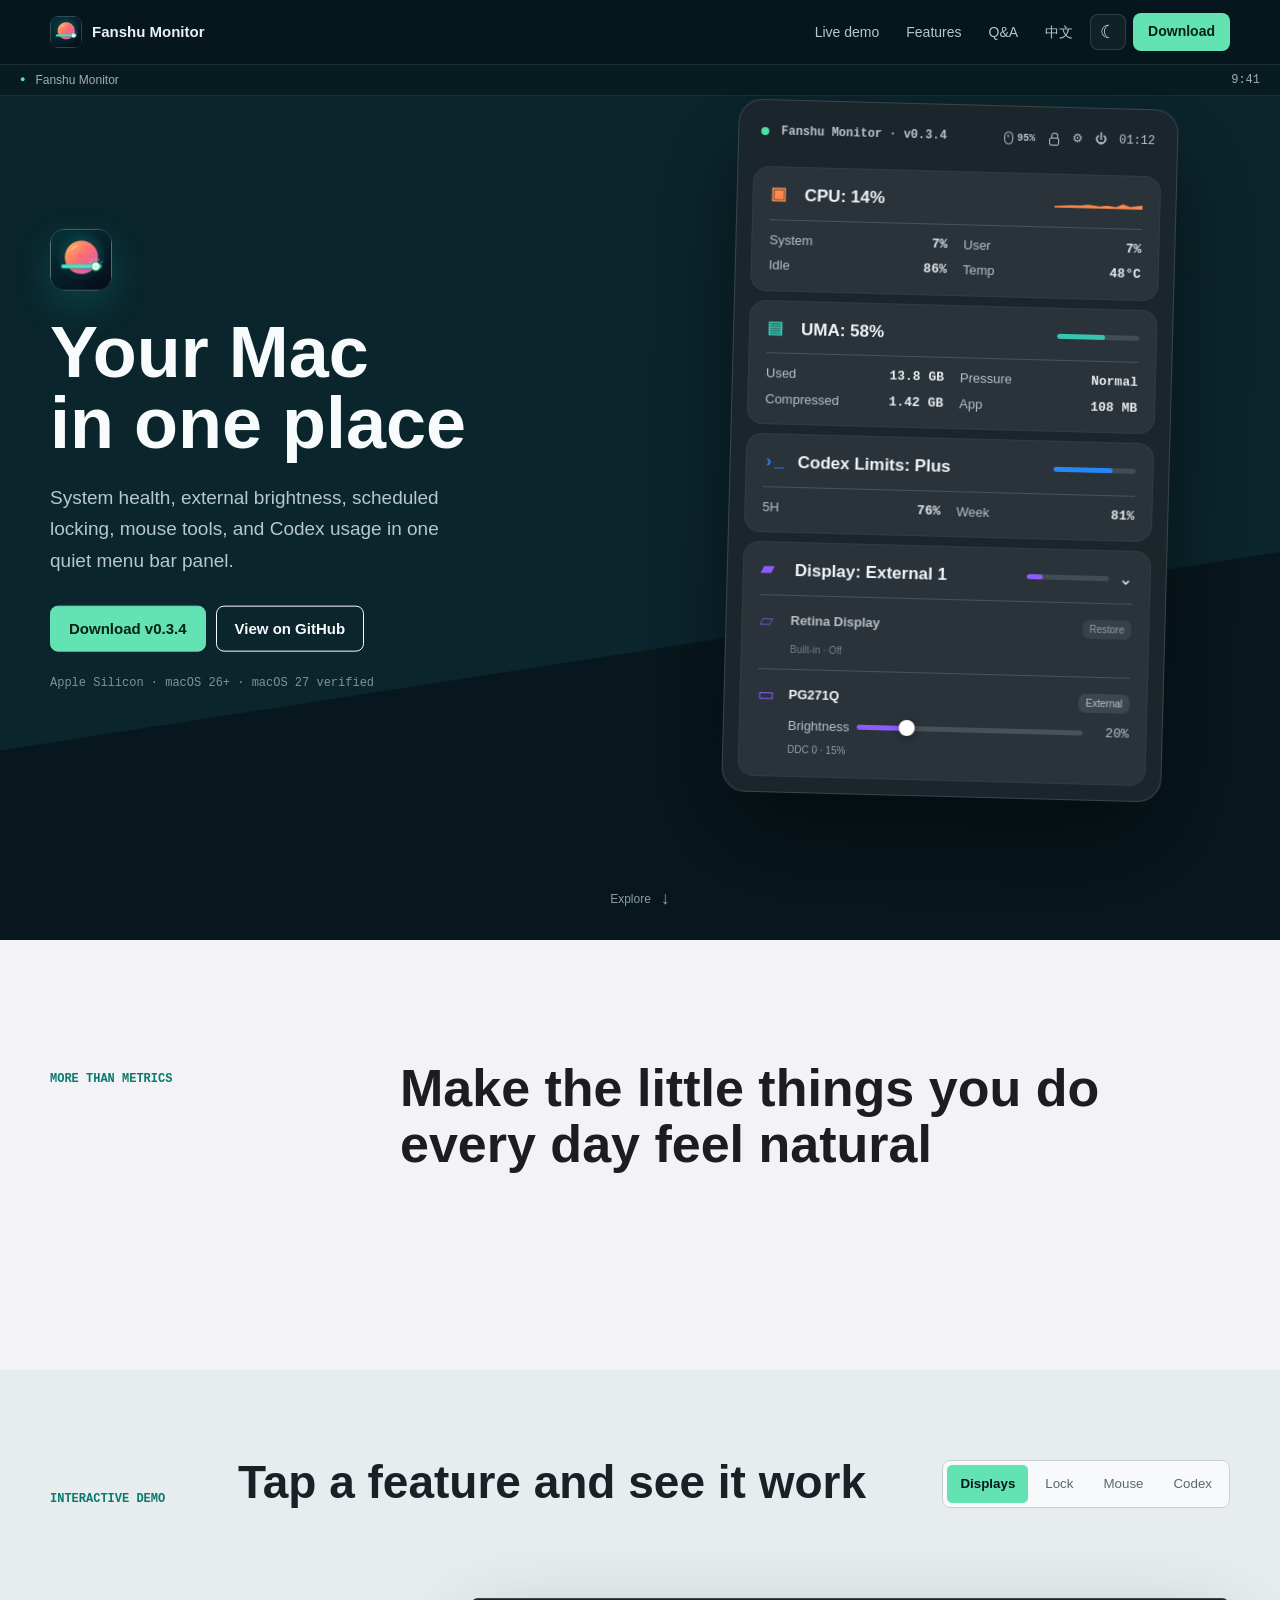
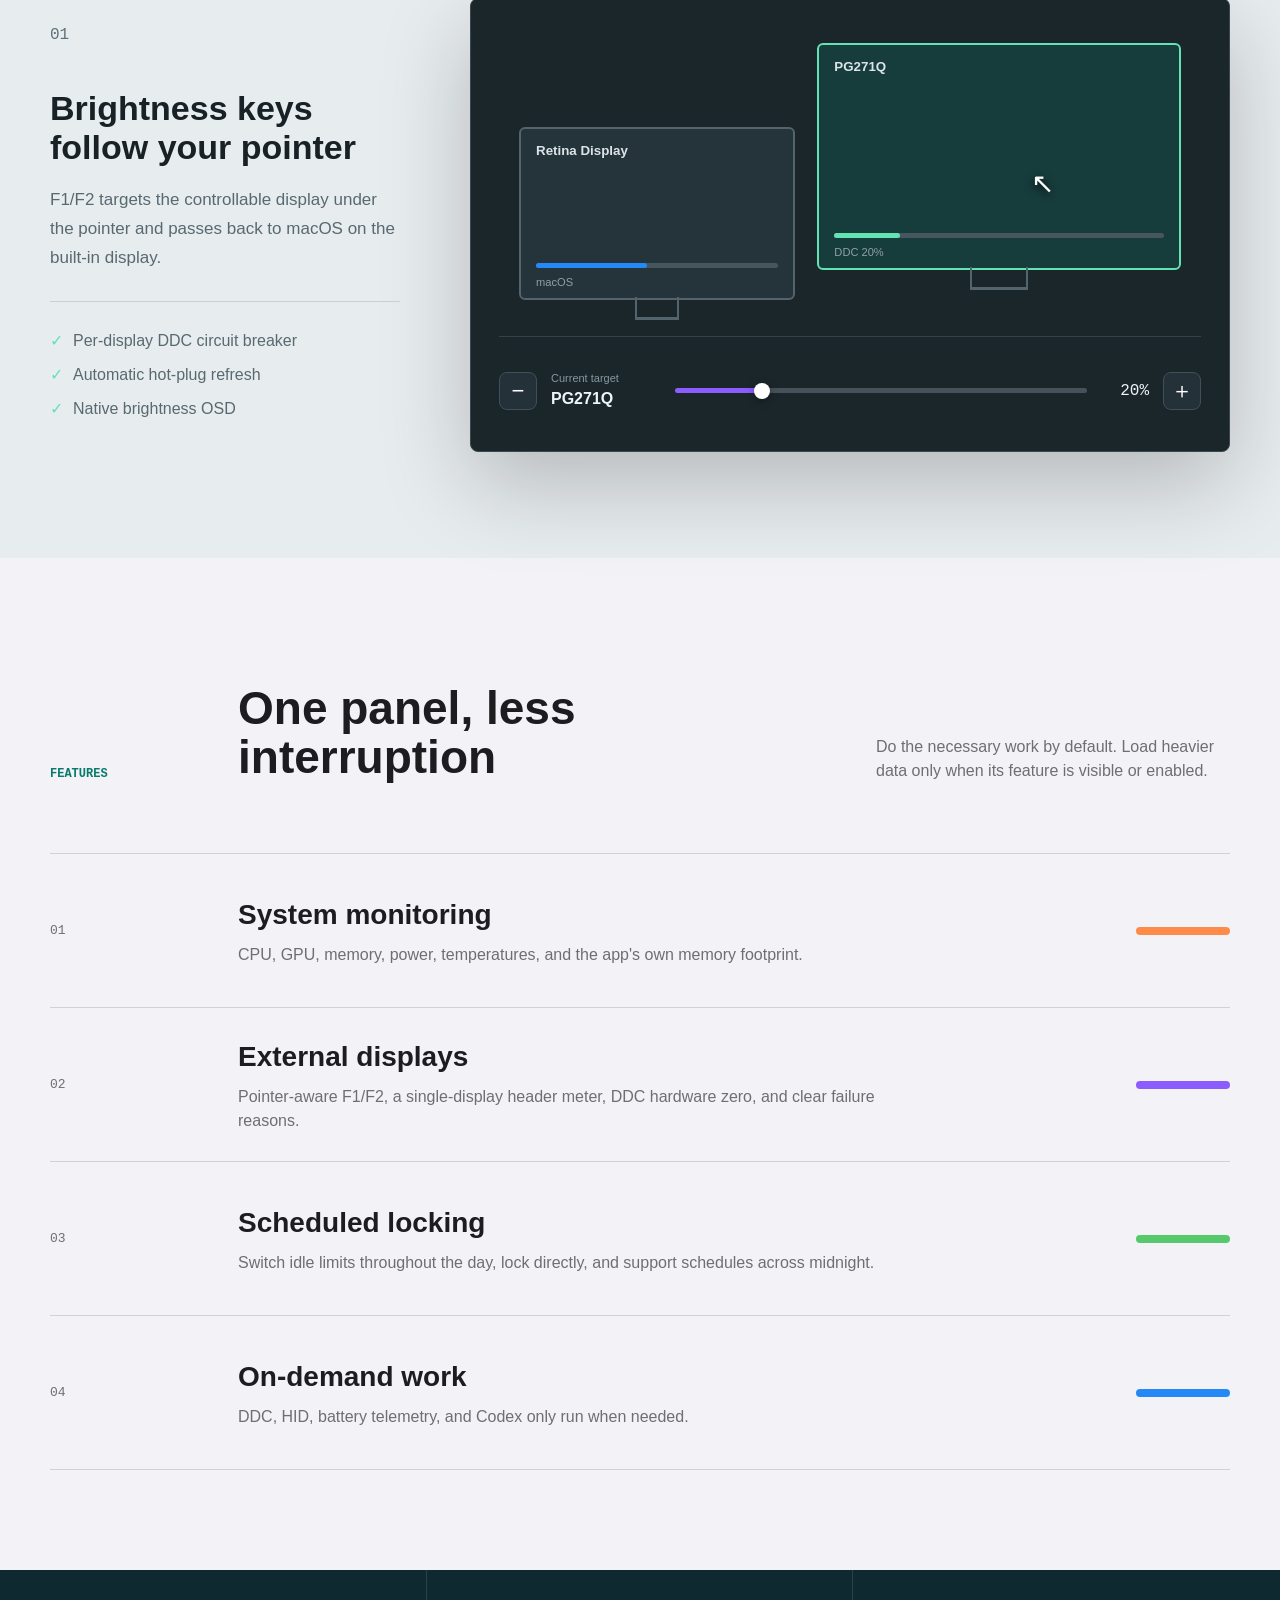
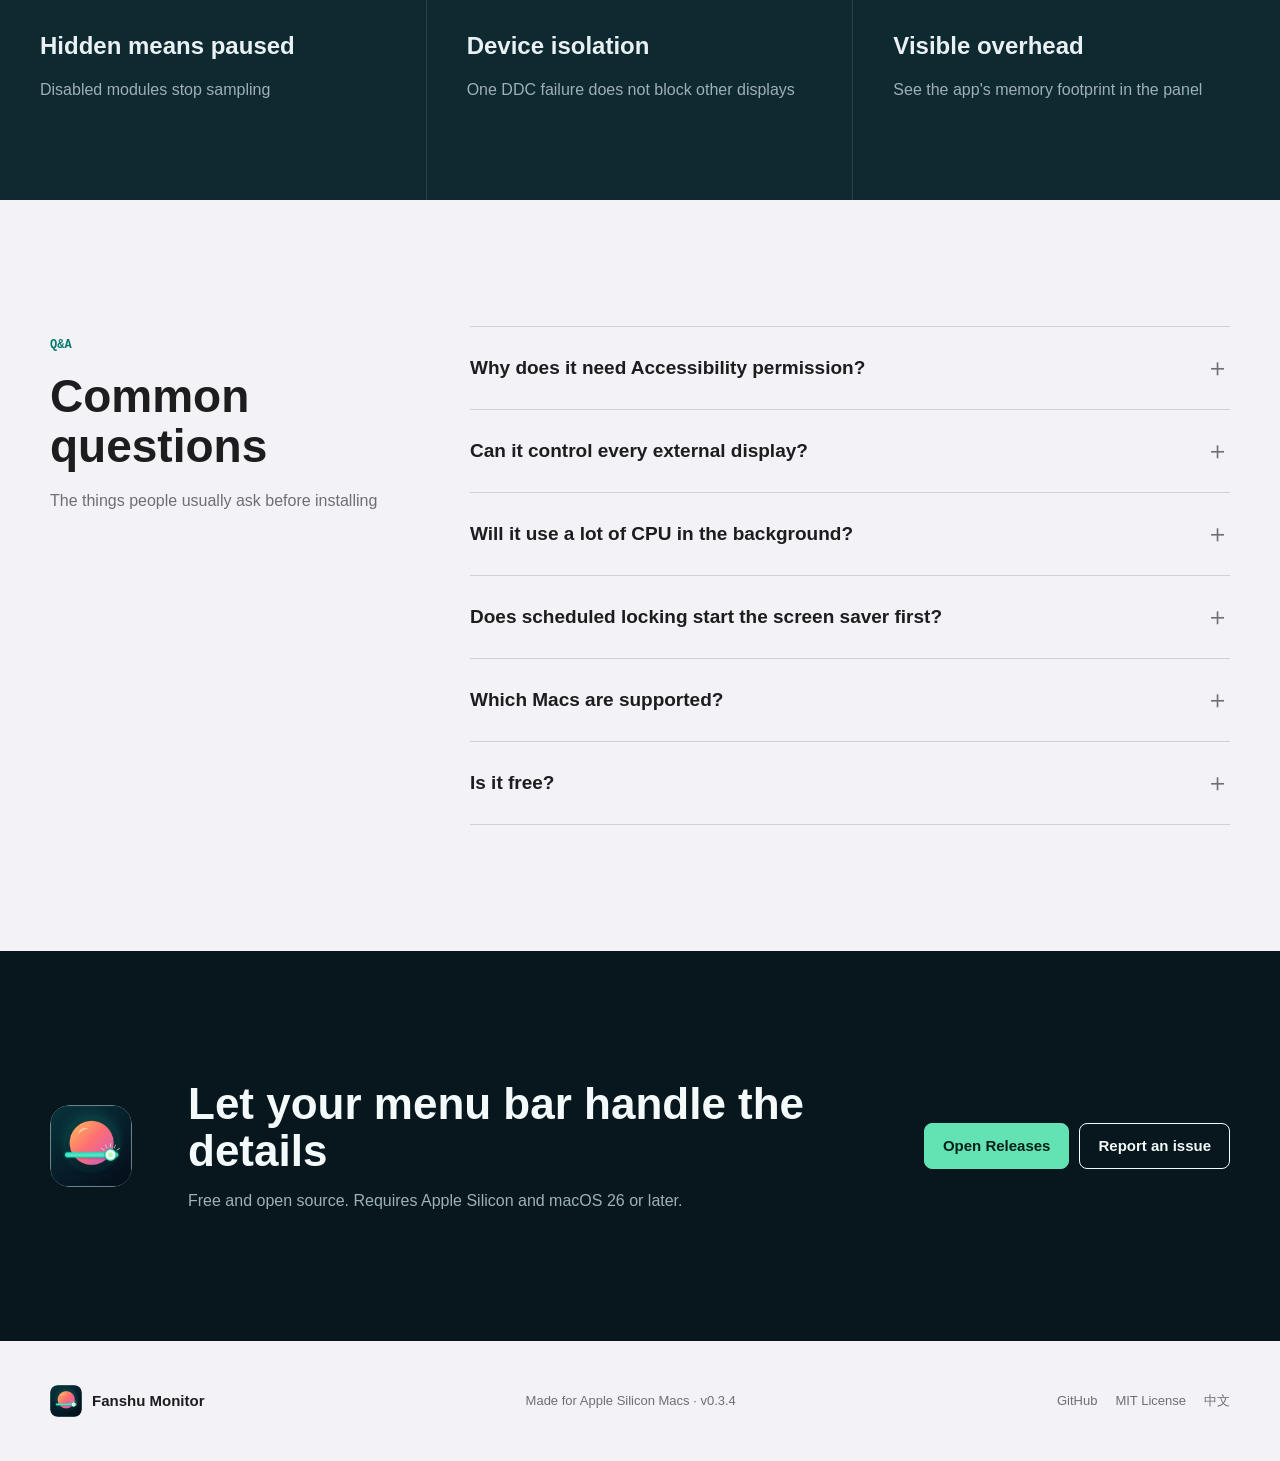
<file: docs/index.html>
<!DOCTYPE html>
<html lang="zh-CN">
<head>
  <meta charset="UTF-8">
  <meta name="viewport" content="width=device-width, initial-scale=1.0">
  <title>番薯Monitor</title>
  <meta name="description" content="番薯Monitor 是面向 Apple Silicon 的 macOS 菜单栏系统监控与外接显示器控制工具。">
  <link rel="icon" type="image/png" href="images/icon-128.png" sizes="128x128">
  <script>
    (function () {
      try {
        const stored = localStorage.getItem("fanshu-lang");
        if (stored === "zh" || stored === "en") {
          location.replace("./" + stored + "/");
          return;
        }
      } catch (error) {}
      const lang = navigator.language || navigator.userLanguage || "";
      location.replace(lang.toLowerCase().startsWith("zh") ? "./zh/" : "./en/");
    })();
  </script>
</head>
<body>
  <p><a href="zh/">中文</a> · <a href="en/">English</a></p>
</body>
</html>
</file>
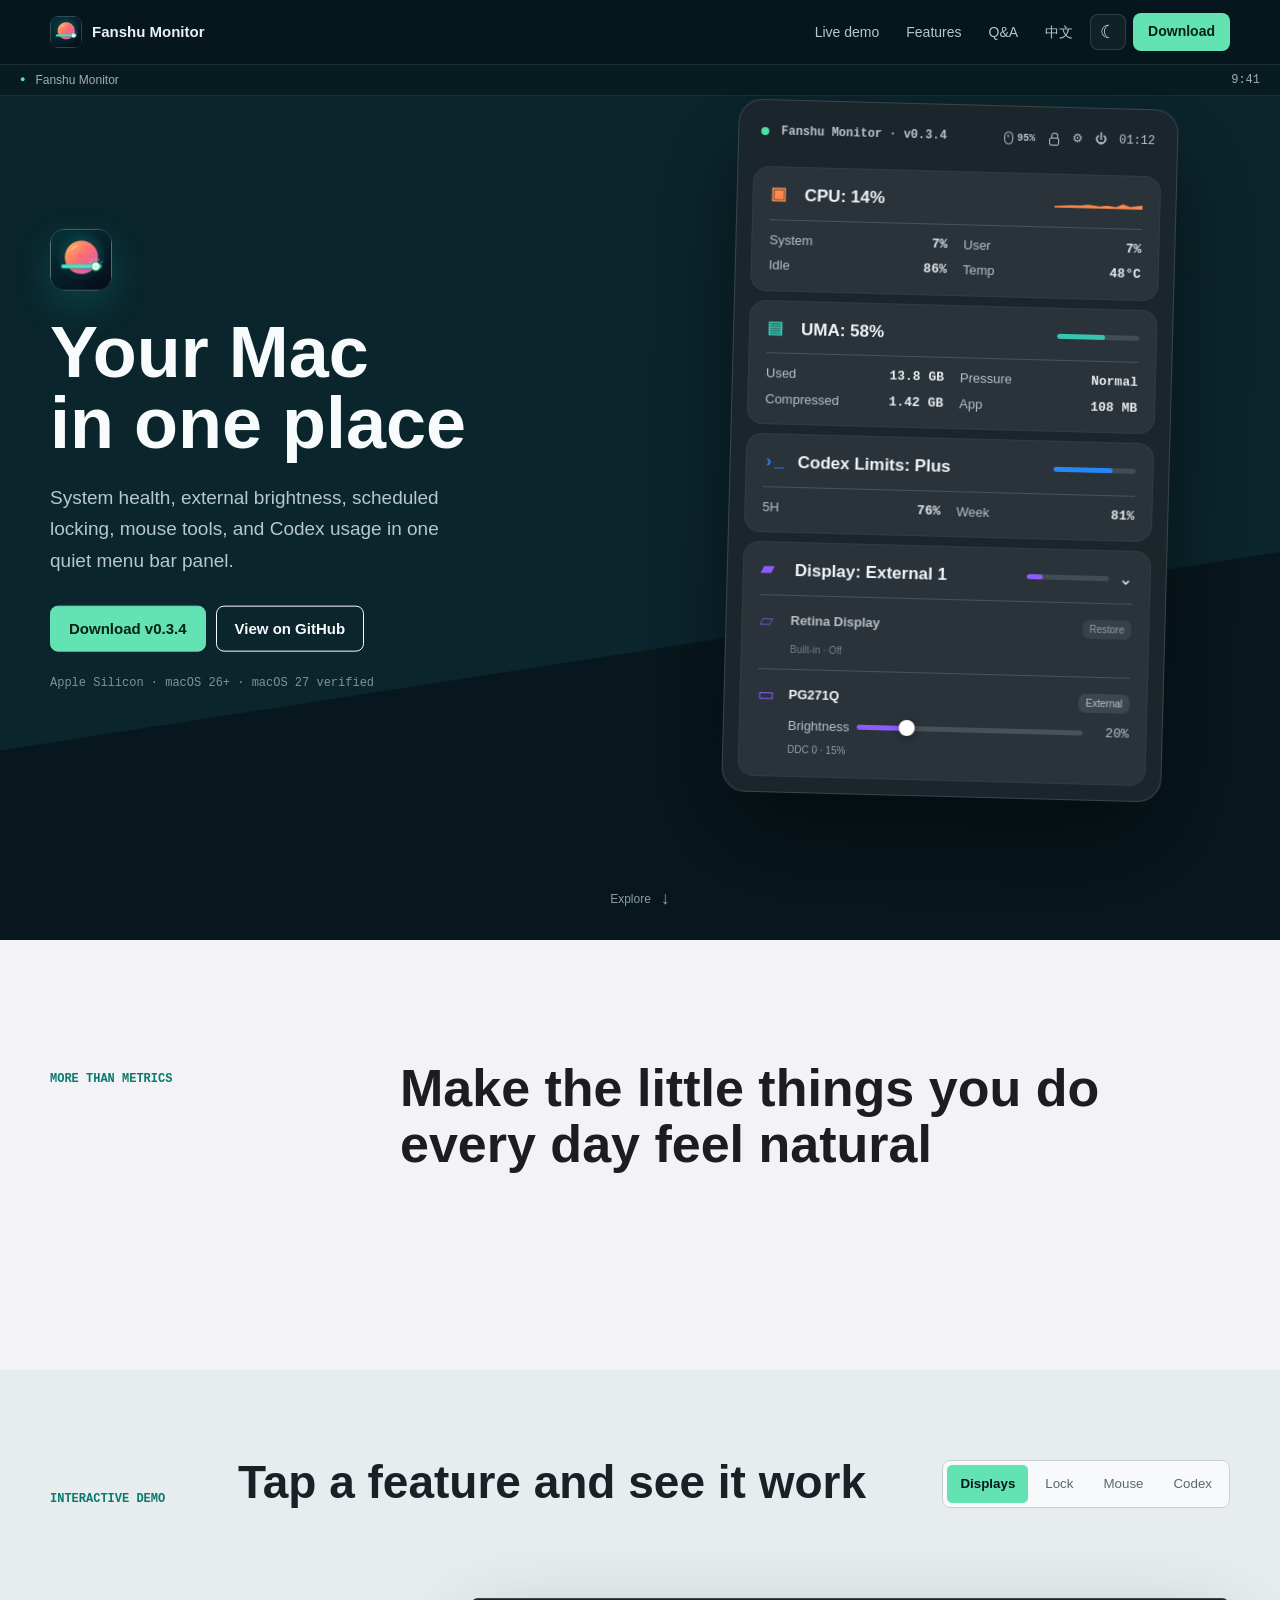
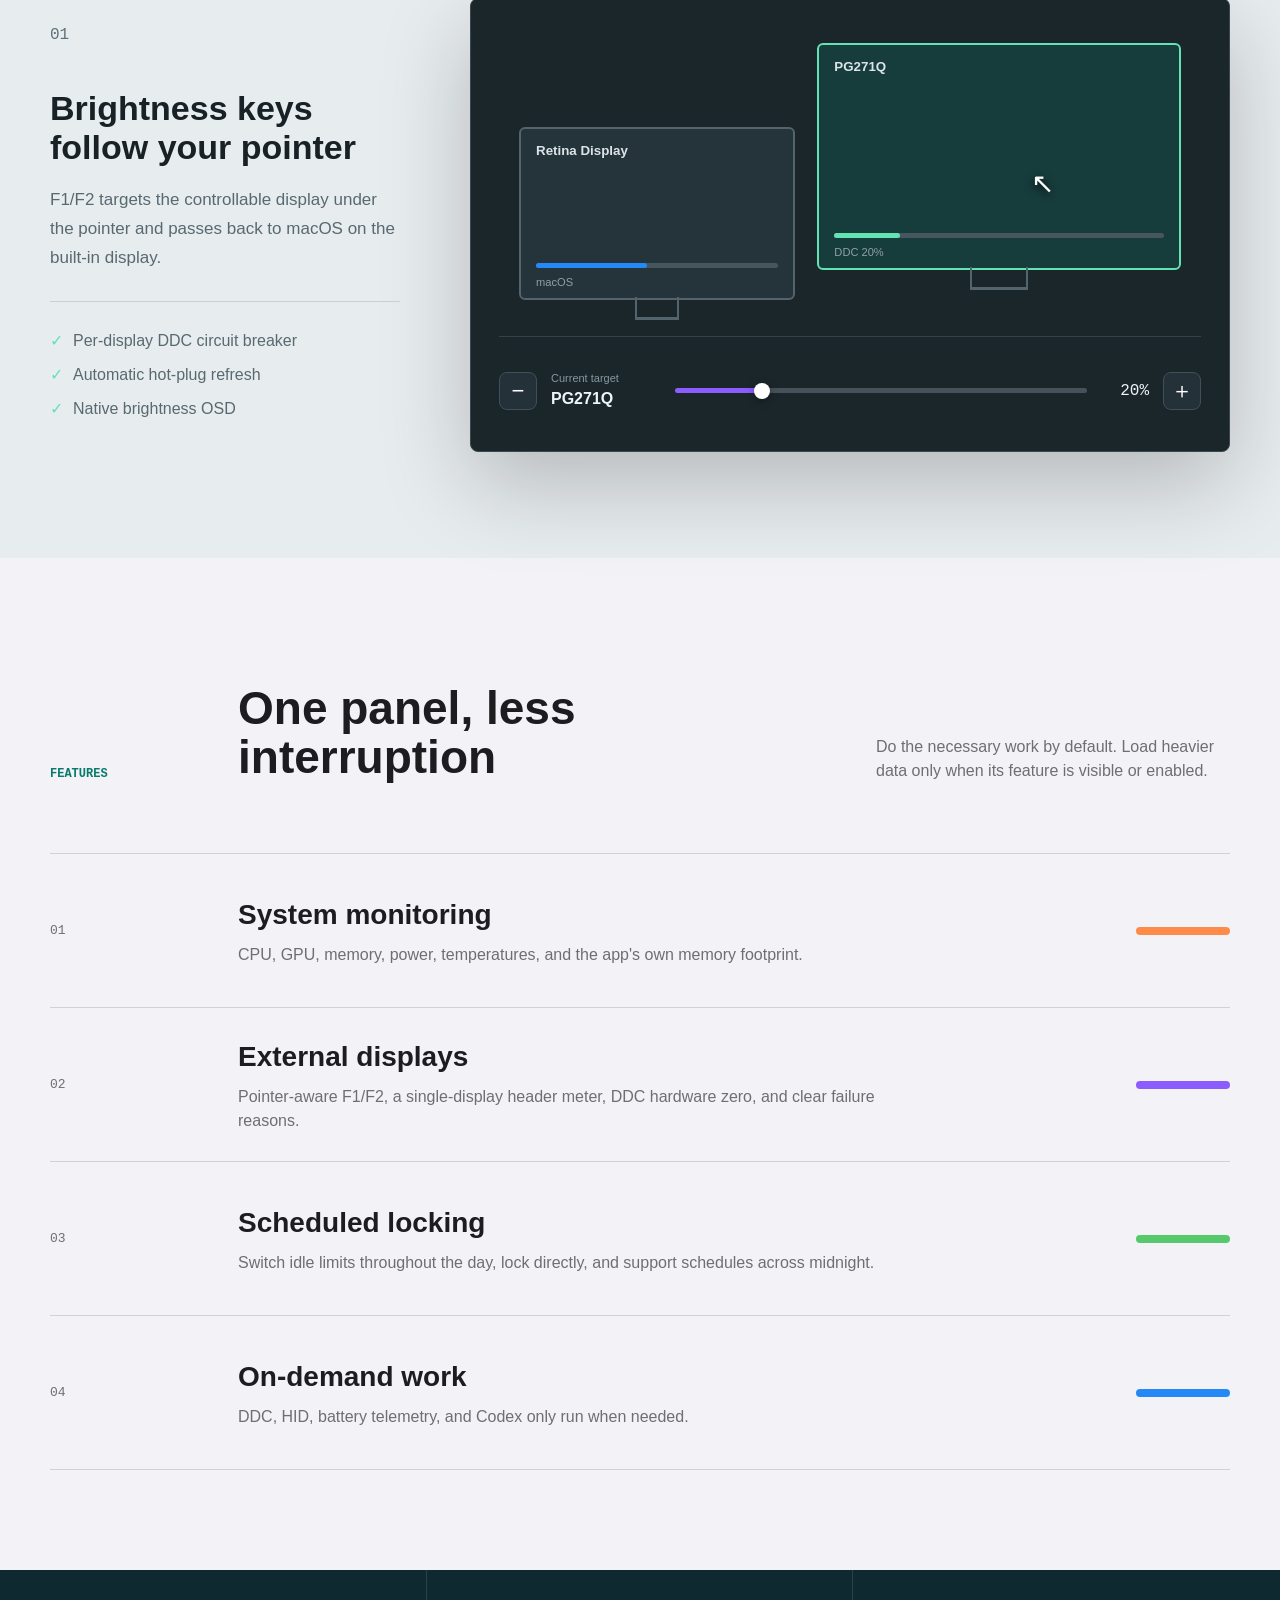
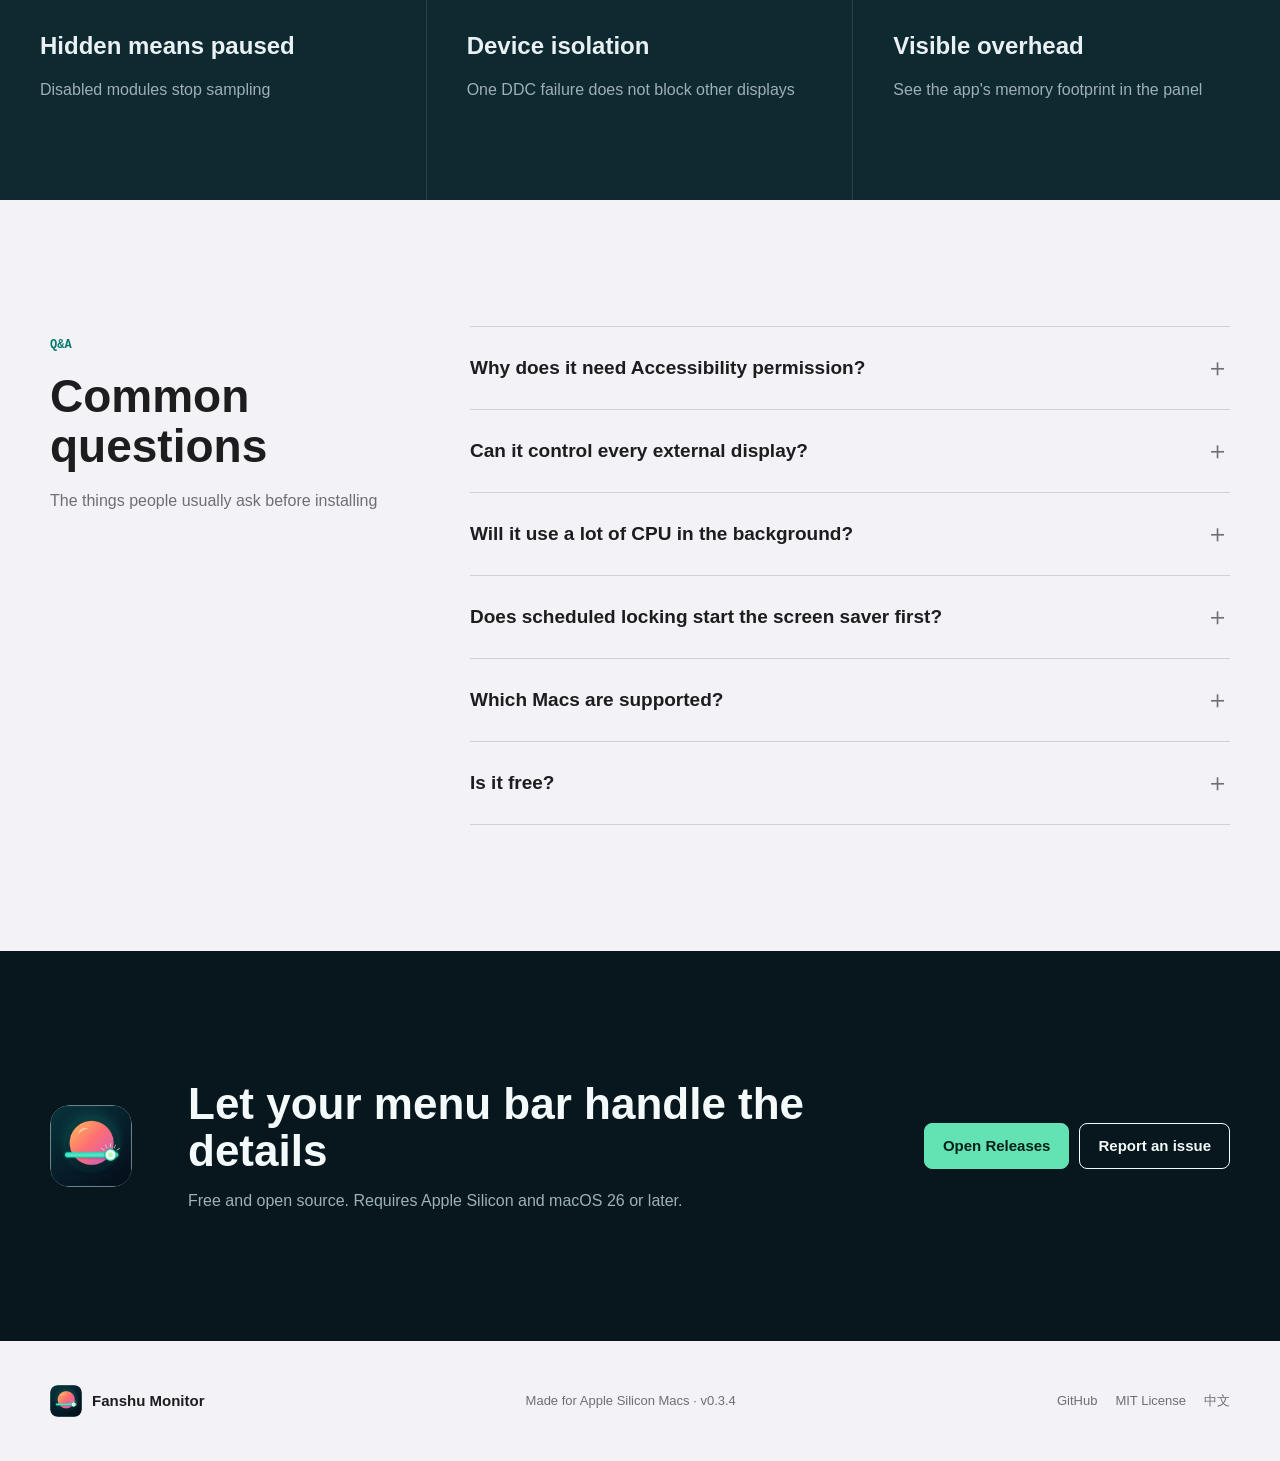
<file: docs/en/index.html>
<!doctype html>
<html lang="en">
<head>
  <meta charset="utf-8">
  <meta name="viewport" content="width=device-width, initial-scale=1">
  <meta name="theme-color" content="#07171d">
  <title>Fanshu Monitor - Your Mac, in one place</title>
  <meta name="description" content="Fanshu Monitor brings system monitoring, external display control, scheduled locking, mouse tools, and Codex usage to the macOS menu bar. Verified on macOS 27.0.">
  <meta property="og:title" content="Fanshu Monitor">
  <meta property="og:description" content="System health, display brightness, scheduled locking, mouse tools, and Codex usage in one quiet menu bar panel.">
  <meta property="og:type" content="website">
  <meta property="og:image" content="../images/site-preview.png">
  <link rel="icon" type="image/png" href="../images/icon-128.png" sizes="128x128">
  <link rel="apple-touch-icon" href="../apple-touch-icon.png">
  <script>try{const t=localStorage.getItem("fanshu-theme");if(t==="light"||t==="dark")document.documentElement.dataset.theme=t}catch(e){}</script>
  <link rel="stylesheet" href="../assets/site.css">
  <script type="application/ld+json">
  {
    "@context": "https://schema.org",
    "@type": "SoftwareApplication",
    "name": "Fanshu Monitor",
    "applicationCategory": "UtilitiesApplication",
    "operatingSystem": "macOS 26+",
    "processorRequirements": "Apple Silicon",
    "softwareVersion": "0.3.4",
    "url": "https://louis16s.github.io/fanshu_monitor/",
    "downloadUrl": "https://github.com/louis16s/fanshu_monitor/releases",
    "description": "A menu bar system monitor, external display controller, and scheduled lock utility for macOS",
    "offers": { "@type": "Offer", "price": "0", "priceCurrency": "USD" }
  }
  </script>
</head>
<body>
  <header class="site-header">
    <nav class="nav" aria-label="Main navigation">
      <a class="brand" href="#top" aria-label="Fanshu Monitor home"><img src="../images/icon-128.png" alt=""><span>Fanshu Monitor</span></a>
      <button class="icon-button menu-button" type="button" data-menu aria-label="Open navigation" aria-expanded="false">☰</button>
      <div class="nav-links" data-nav>
        <a href="#experience">Live demo</a><a href="#features">Features</a><a href="#faq">Q&amp;A</a><a href="../zh/" data-lang="zh">中文</a>
        <button class="icon-button theme-toggle" type="button" data-theme-toggle aria-label="Toggle appearance" title="Toggle appearance">◐</button>
        <a class="nav-download" href="https://github.com/louis16s/fanshu_monitor/releases" target="_blank" rel="noopener">Download</a>
      </div>
    </nav>
  </header>

  <main id="top">
    <section class="hero" aria-labelledby="hero-title">
      <div class="hero-scene" aria-hidden="true"><div class="desktop-menubar"><span>●</span><span>Fanshu Monitor</span><span class="desktop-time">9:41</span></div><div class="desktop-horizon"></div></div>
      <div class="hero-copy">
        <img class="hero-logo" src="../images/icon-128.png" alt="Fanshu Monitor icon">
        <h1 id="hero-title">Your Mac<br>in one place</h1>
        <p>System health, external brightness, scheduled locking, mouse tools, and Codex usage in one quiet menu bar panel.</p>
        <div class="hero-actions"><a class="button primary" href="https://github.com/louis16s/fanshu_monitor/releases" target="_blank" rel="noopener">Download v0.3.4</a><a class="button quiet" href="https://github.com/louis16s/fanshu_monitor" target="_blank" rel="noopener">View on GitHub</a></div>
        <span class="requirement">Apple Silicon · macOS 26+ · macOS 27 verified</span>
      </div>

      <div class="hero-product" aria-label="Interactive Fanshu Monitor panel">
        <div class="app-panel" data-live-panel>
          <div class="panel-topbar"><span class="live-dot"></span><strong>Fanshu Monitor · v0.3.4</strong><span class="panel-spacer"></span><span class="panel-mouse-status" aria-label="Mouse battery 95%"><i></i><b>95%</b></span><span class="panel-lock-icon" aria-label="Lock settings"><i></i></span><span>⚙︎</span><span>⏻</span><time>9:41</time></div>
          <div class="monitor-module cpu-module"><div class="module-title"><span class="module-icon">▣</span><strong>CPU: <span data-live-value="cpu">14</span>%</strong><span class="sparkline orange"></span></div><div class="module-data"><span>System <b>7%</b></span><span>User <b>7%</b></span><span>Idle <b>86%</b></span><span>Temp <b>48°C</b></span></div></div>
          <div class="monitor-module memory-module"><div class="module-title"><span class="module-icon">▤</span><strong>UMA: <span data-live-value="memory">58</span>%</strong><span class="mini-meter"><i data-live-bar="memory"></i></span></div><div class="module-data"><span>Used <b>13.8 GB</b></span><span>Pressure <b>Normal</b></span><span>Compressed <b>1.42 GB</b></span><span>App <b>108 MB</b></span></div></div>
          <div class="monitor-module codex-module"><div class="module-title"><span class="module-icon">›_</span><strong>Codex Limits: Plus</strong><span class="mini-meter blue"><i style="width:72%"></i></span></div><div class="module-data compact"><span>5H <b>76%</b></span><span>Week <b>81%</b></span></div></div>
          <div class="monitor-module display-module"><div class="module-title"><span class="module-icon">▰</span><strong>Display: External 1</strong><span class="module-title-trailing"><span class="mini-meter violet"><i style="width:20%"></i></span><span>⌄</span></span></div><div class="display-row display-off"><span>▱</span><b>Retina Display</b><em>Restore</em><small>Built-in · Off</small></div><div class="display-row active"><span>▭</span><b>PG271Q</b><em>External</em><label>Brightness <input type="range" min="0" max="100" value="20" aria-label="Simulated external display brightness"><output>20%</output></label><small>DDC 0 · 15%</small></div></div>
        </div>
      </div>
      <a class="scroll-cue" href="#experience">Explore <span>↓</span></a>
    </section>

    <section class="intro-band reveal" id="experience"><p>More than metrics</p><h2>Make the little things you do every day feel natural</h2></section>

    <section class="interactive-showcase" aria-labelledby="showcase-title">
      <div class="showcase-nav reveal"><p class="section-label">Interactive demo</p><h2 id="showcase-title">Tap a feature and see it work</h2><div class="feature-tabs" role="tablist" aria-label="Feature demos"><button type="button" role="tab" aria-selected="true" data-demo-tab="display">Displays</button><button type="button" role="tab" aria-selected="false" data-demo-tab="lock">Lock</button><button type="button" role="tab" aria-selected="false" data-demo-tab="mouse">Mouse</button><button type="button" role="tab" aria-selected="false" data-demo-tab="codex">Codex</button></div></div>
      <div class="demo-stage reveal">
        <div class="demo-copy is-active" data-demo-copy="display"><span class="demo-index">01</span><h3>Brightness keys follow your pointer</h3><p>F1/F2 targets the controllable display under the pointer and passes back to macOS on the built-in display.</p><ul><li>Per-display DDC circuit breaker</li><li>Automatic hot-plug refresh</li><li>Native brightness OSD</li></ul></div>
        <div class="demo-copy" data-demo-copy="lock"><span class="demo-index">02</span><h3>Lock directly, right on time</h3><p>Give different parts of the day their own idle limits, including schedules that cross midnight, without starting a screen saver first.</p><ul><li>Reads system lock settings</li><li>Supports next-day times such as 25:00</li><li>Pause any schedule independently</li></ul></div>
        <div class="demo-copy" data-demo-copy="mouse"><span class="demo-index">03</span><h3>Mouse tools load only when needed</h3><p>Read MX Anywhere 3S DPI, battery, and buttons without keeping HID++ busy in the background.</p><ul><li>DPI input and presets</li><li>Recorded custom shortcuts</li><li>Power-saving reads</li></ul></div>
        <div class="demo-copy" data-demo-copy="codex"><span class="demo-index">04</span><h3>Usage at a glance</h3><p>Refresh Codex usage when the panel opens, then follow your chosen interval for 5H and weekly limits.</p><ul><li>Plan and remaining quota</li><li>Separate reset times</li><li>No requests while hidden</li></ul></div>

        <div class="demo-canvas" data-demo-canvas="display"><div class="screen-layout"><button class="demo-screen built-in" type="button" data-screen="built-in"><span>Retina Display</span><i></i><small>macOS</small></button><button class="demo-screen external selected" type="button" data-screen="external"><span>PG271Q</span><i></i><small>DDC 20%</small></button><div class="pointer" data-pointer>↖</div></div><div class="brightness-control"><button type="button" data-brightness-step="-5" aria-label="Lower brightness">−</button><div><span>Current target</span><strong data-screen-name>PG271Q</strong></div><input type="range" min="0" max="100" value="20" data-demo-brightness aria-label="Simulated display brightness"><output data-demo-brightness-output>20%</output><button type="button" data-brightness-step="5" aria-label="Raise brightness">＋</button></div></div>
        <div class="demo-canvas" data-demo-canvas="lock" hidden><div class="lock-clock"><time data-demo-clock>23:40</time><span>Sunday</span></div><div class="schedule-line"><b>00:00 — 07:00</b><span>Lock after 5 idle minutes</span><i class="active"></i></div><div class="schedule-line"><b>07:00 — 24:00</b><span>Lock after 20 idle minutes</span><i></i></div><div class="lock-status"><span>✓</span><div><b>Policy saved</b><small>The active rule locks directly to the login screen</small></div></div></div>
        <div class="demo-canvas" data-demo-canvas="mouse" hidden><div class="mouse-device"><div class="mouse-shape"><i></i></div><div><b>MX Anywhere 3S</b><span>Connected · Battery 95%</span></div></div><label class="dpi-control"><span><b>DPI</b><output data-dpi-output>1600</output></span><input type="range" min="400" max="8000" step="100" value="1600" data-dpi-range></label><div class="dpi-presets"><button data-dpi="800">800</button><button class="selected" data-dpi="1600">1.6k</button><button data-dpi="2400">2.4k</button><button data-dpi="4000">4k</button><button data-dpi="8000">8k</button></div></div>
        <div class="demo-canvas" data-demo-canvas="codex" hidden><div class="quota-heading"><span>›_</span><div><b>Codex Limits: Plus</b><small>Updated just now</small></div></div><div class="quota-row"><div><span>5H remaining</span><b>76%</b></div><meter min="0" max="100" value="76">76%</meter><small>Resets 07/20 18:30</small></div><div class="quota-row"><div><span>Weekly remaining</span><b>81%</b></div><meter min="0" max="100" value="81">81%</meter><small>Resets 07/24 08:00</small></div></div>
      </div>
    </section>

    <section class="feature-section" id="features" aria-labelledby="features-title"><div class="section-heading reveal"><p class="section-label">Features</p><h2 id="features-title">One panel, less interruption</h2><p>Do the necessary work by default. Load heavier data only when its feature is visible or enabled.</p></div><div class="feature-list"><article class="feature-row reveal"><span class="feature-number">01</span><div><h3>System monitoring</h3><p>CPU, GPU, memory, power, temperatures, and the app's own memory footprint.</p></div><span class="feature-accent orange"></span></article><article class="feature-row reveal"><span class="feature-number">02</span><div><h3>External displays</h3><p>Pointer-aware F1/F2, a single-display header meter, DDC hardware zero, and clear failure reasons.</p></div><span class="feature-accent violet"></span></article><article class="feature-row reveal"><span class="feature-number">03</span><div><h3>Scheduled locking</h3><p>Switch idle limits throughout the day, lock directly, and support schedules across midnight.</p></div><span class="feature-accent green"></span></article><article class="feature-row reveal"><span class="feature-number">04</span><div><h3>On-demand work</h3><p>DDC, HID, battery telemetry, and Codex only run when needed.</p></div><span class="feature-accent blue"></span></article></div></section>

    <section class="principles-band"><div class="principle reveal"><strong>Hidden means paused</strong><span>Disabled modules stop sampling</span></div><div class="principle reveal"><strong>Device isolation</strong><span>One DDC failure does not block other displays</span></div><div class="principle reveal"><strong>Visible overhead</strong><span>See the app's memory footprint in the panel</span></div></section>

    <section class="faq-section" id="faq" aria-labelledby="faq-title"><div class="faq-heading reveal"><p class="section-label">Q&amp;A</p><h2 id="faq-title">Common questions</h2><p>The things people usually ask before installing</p></div><div class="faq-list reveal"><details><summary>Why does it need Accessibility permission?<span>＋</span></summary><p>F1/F2 takeover and mouse button mapping need access to system input events. Fanshu Monitor only uses this access while those features are enabled and does not record keyboard content.</p></details><details><summary>Can it control every external display?<span>＋</span></summary><p>The display, cable, and connection must support DDC/CI. Each display is classified independently, with a clear reason when control is unavailable.</p></details><details><summary>Will it use a lot of CPU in the background?<span>＋</span></summary><p>Hidden modules stop sampling. Expensive reads such as DDC, HID, and battery telemetry run on demand and use caches.</p></details><details><summary>Does scheduled locking start the screen saver first?<span>＋</span></summary><p>No. When a schedule is active, the app requests the system login lock directly and resumes policy evaluation after login.</p></details><details><summary>Which Macs are supported?<span>＋</span></summary><p>The current release targets Apple Silicon Macs running macOS 26.0 or later and has been build- and launch-verified on macOS 27.0.</p></details><details><summary>Is it free?<span>＋</span></summary><p>Fanshu Monitor is free and open source under the MIT License.</p></details></div></section>

    <section class="download-section" id="download"><img src="../images/icon-128.png" alt="" class="download-logo reveal"><div class="reveal"><h2>Let your menu bar handle the details</h2><p>Free and open source. Requires Apple Silicon and macOS 26 or later.</p></div><div class="hero-actions reveal"><a class="button primary" href="https://github.com/louis16s/fanshu_monitor/releases" target="_blank" rel="noopener">Open Releases</a><a class="button quiet" href="https://github.com/louis16s/fanshu_monitor/issues" target="_blank" rel="noopener">Report an issue</a></div></section>
  </main>

  <footer class="site-footer"><a class="brand" href="#top"><img src="../images/icon-128.png" alt=""><span>Fanshu Monitor</span></a><p>Made for Apple Silicon Macs · v0.3.4</p><div><a href="https://github.com/louis16s/fanshu_monitor" target="_blank" rel="noopener">GitHub</a><a href="https://github.com/louis16s/fanshu_monitor/blob/main/LICENSE" target="_blank" rel="noopener">MIT License</a><a href="../zh/" data-lang="zh">中文</a></div></footer>
  <script src="../assets/site.js"></script>
</body>
</html>
</file>
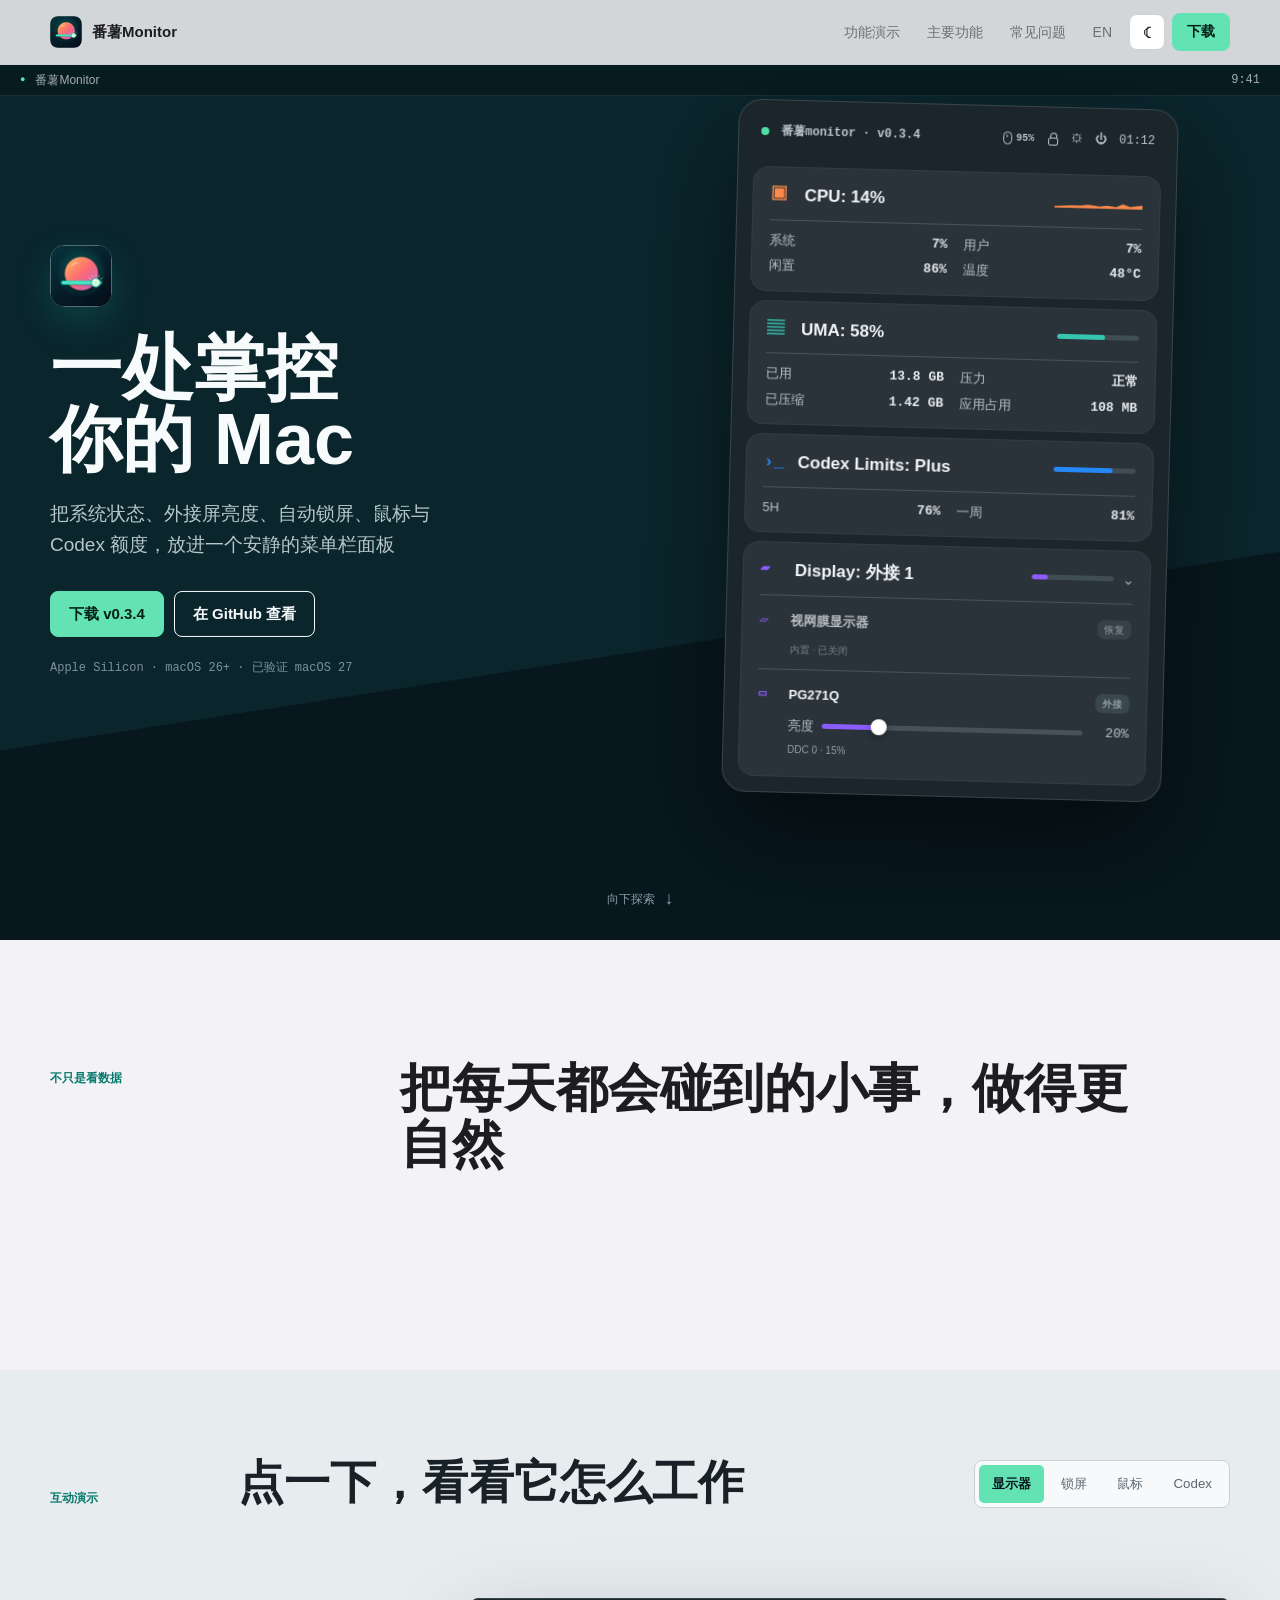
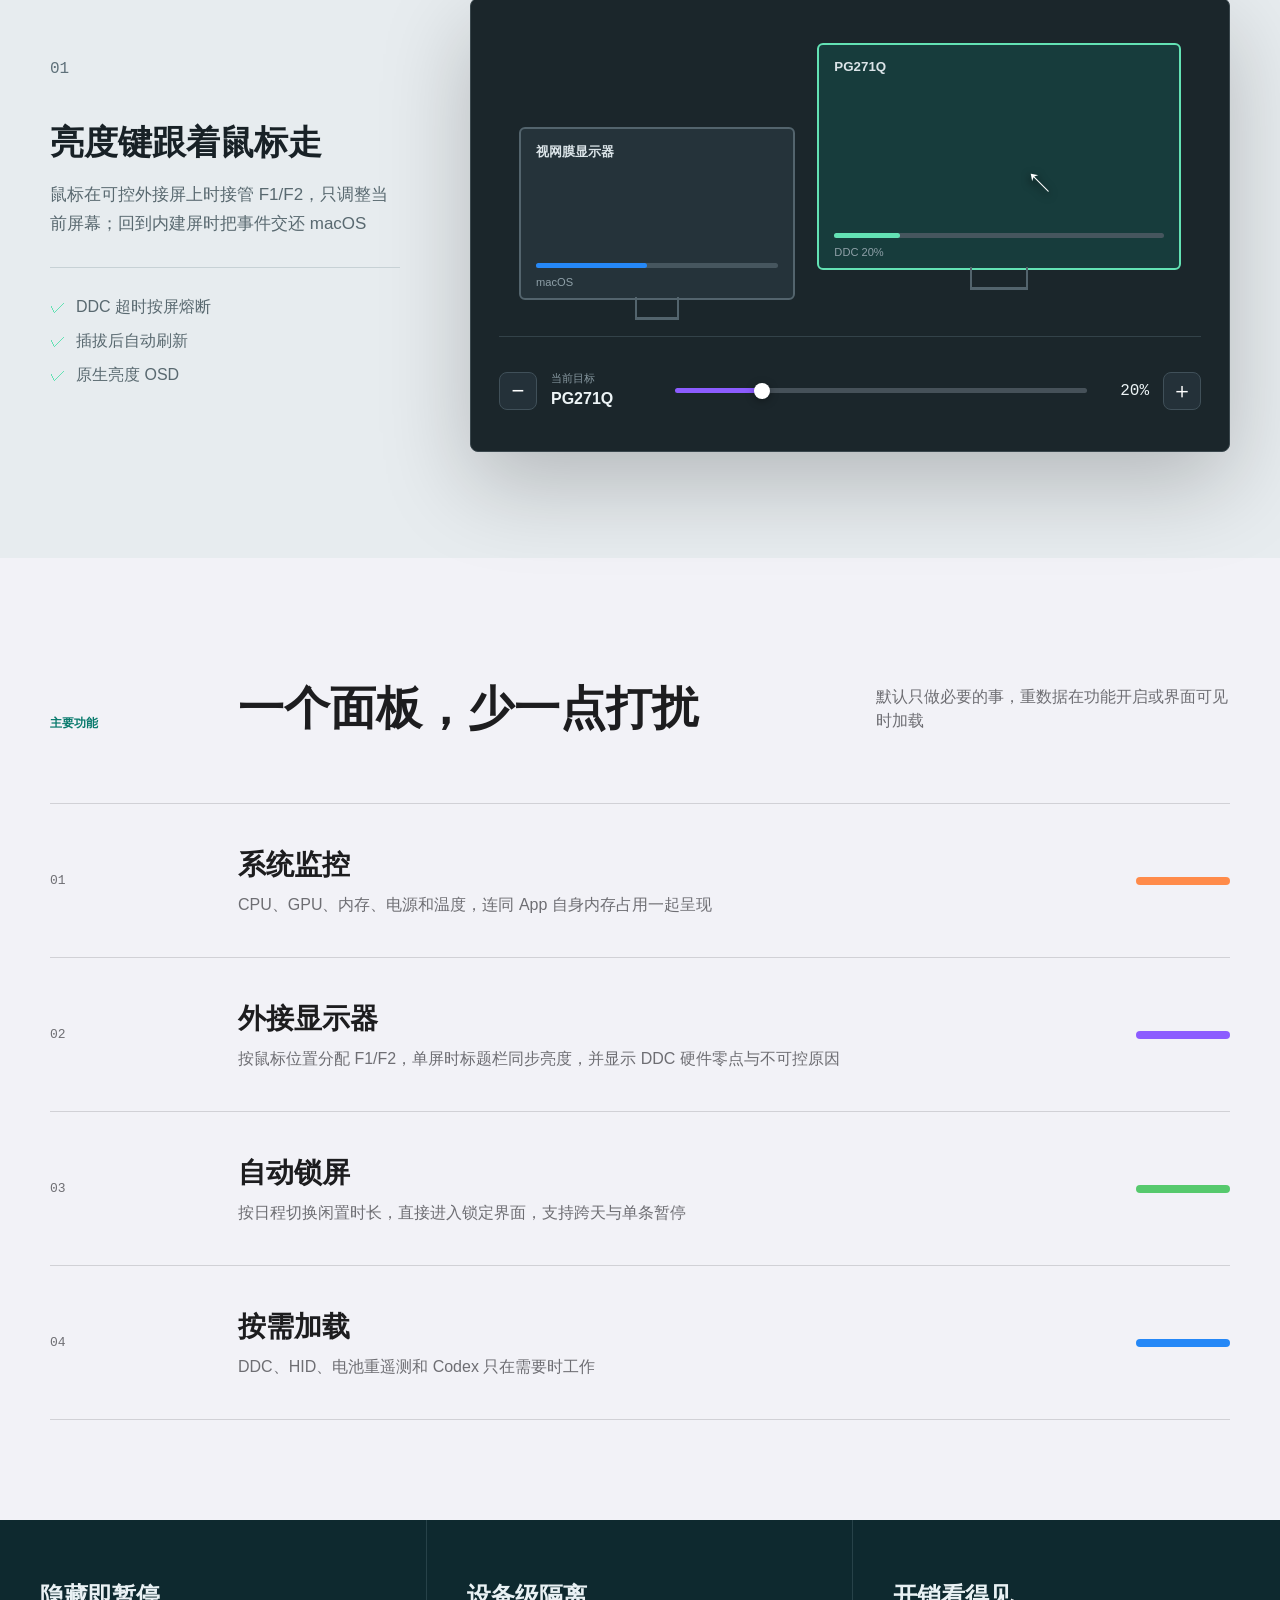
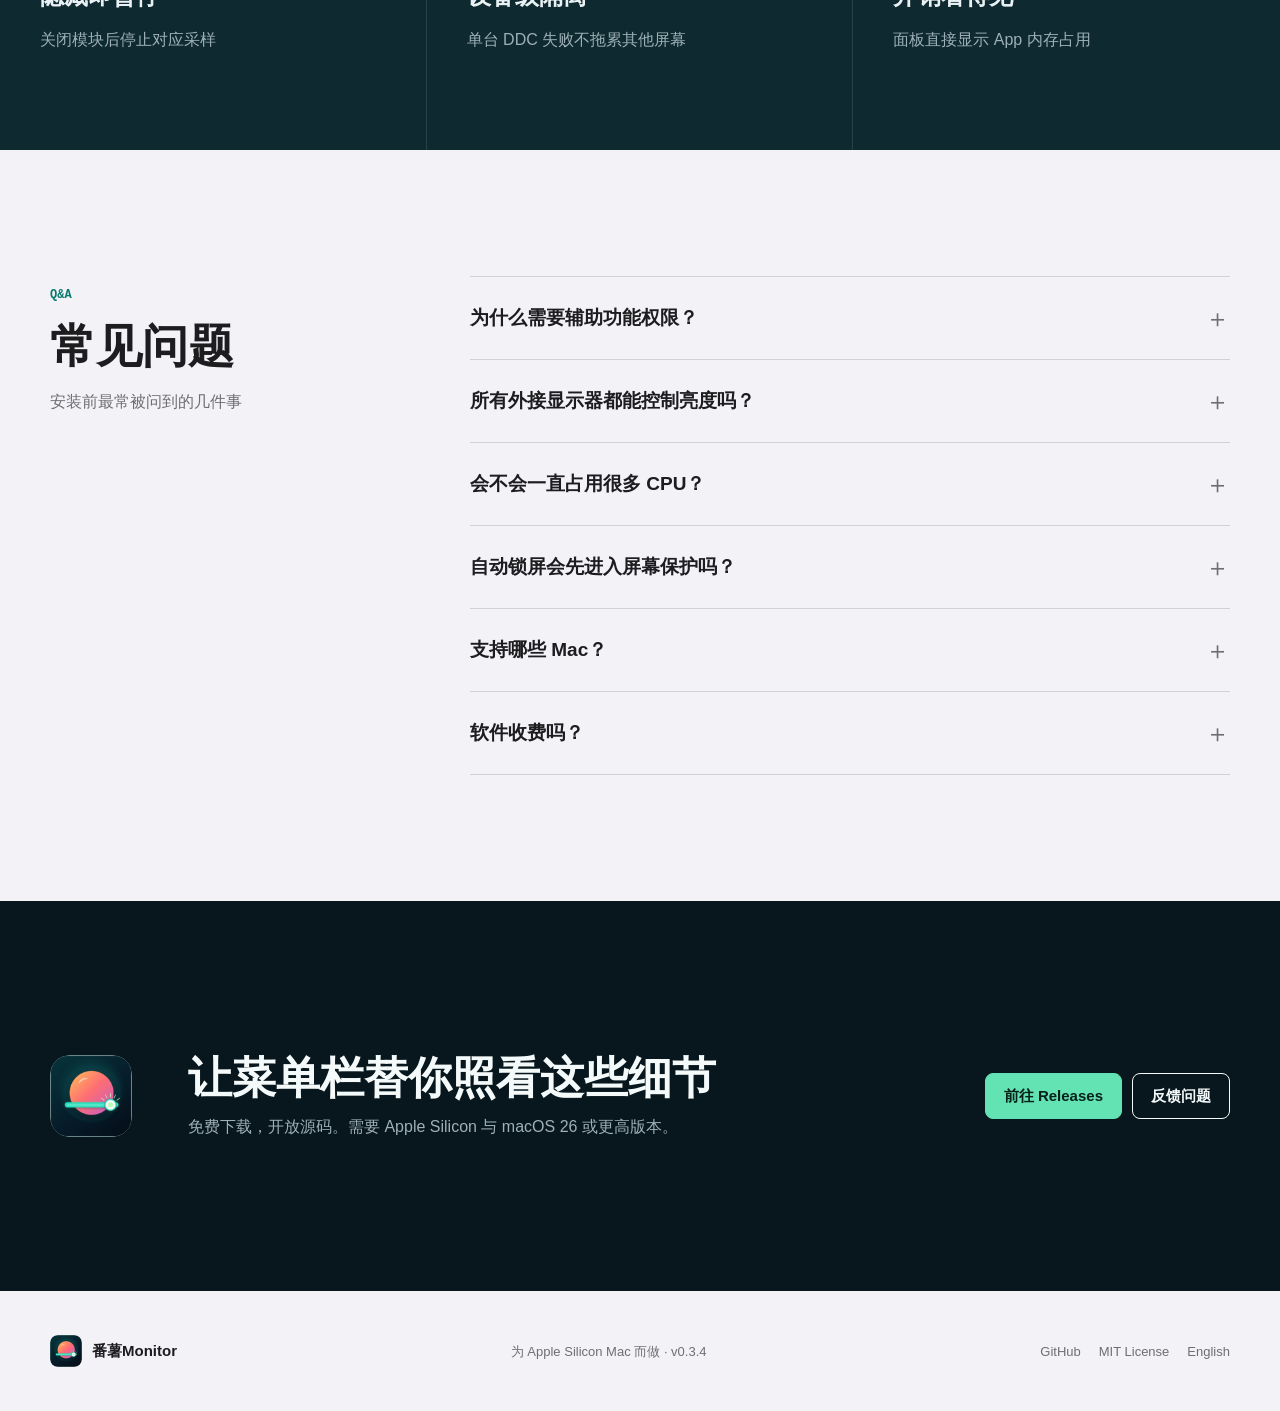
<file: docs/zh/index.html>
<!doctype html>
<html lang="zh-CN">
<head>
  <meta charset="utf-8">
  <meta name="viewport" content="width=device-width, initial-scale=1">
  <meta name="theme-color" content="#07171d">
  <title>番薯Monitor - 一处掌控你的 Mac</title>
  <meta name="description" content="番薯Monitor 是面向 Apple Silicon 和 macOS 26+（已验证 macOS 27）的菜单栏系统监控、外接显示器控制与自动锁屏工具。">
  <meta property="og:title" content="番薯Monitor">
  <meta property="og:description" content="系统状态、外接屏亮度、自动锁屏、鼠标与 Codex 额度，一处掌控。">
  <meta property="og:type" content="website">
  <meta property="og:image" content="../images/site-preview.png">
  <link rel="icon" type="image/png" href="../images/icon-128.png" sizes="128x128">
  <link rel="apple-touch-icon" href="../apple-touch-icon.png">
  <script>try{const t=localStorage.getItem("fanshu-theme");if(t==="light"||t==="dark")document.documentElement.dataset.theme=t}catch(e){}</script>
  <link rel="stylesheet" href="../assets/site.css">
  <script type="application/ld+json">
  {
    "@context": "https://schema.org",
    "@type": "SoftwareApplication",
    "name": "番薯Monitor",
    "applicationCategory": "UtilitiesApplication",
    "operatingSystem": "macOS 26+",
    "processorRequirements": "Apple Silicon",
    "softwareVersion": "0.3.4",
    "url": "https://louis16s.github.io/fanshu_monitor/",
    "downloadUrl": "https://github.com/louis16s/fanshu_monitor/releases",
    "description": "macOS 菜单栏系统监控、外接显示器控制与自动锁屏工具",
    "offers": { "@type": "Offer", "price": "0", "priceCurrency": "CNY" }
  }
  </script>
</head>
<body>
  <header class="site-header">
    <nav class="nav" aria-label="主导航">
      <a class="brand" href="#top" aria-label="番薯Monitor 首页">
        <img src="../images/icon-128.png" alt="">
        <span>番薯Monitor</span>
      </a>
      <button class="icon-button menu-button" type="button" data-menu aria-label="打开导航" aria-expanded="false">☰</button>
      <div class="nav-links" data-nav>
        <a href="#experience">功能演示</a>
        <a href="#features">主要功能</a>
        <a href="#faq">常见问题</a>
        <a href="../en/" data-lang="en">EN</a>
        <button class="icon-button theme-toggle" type="button" data-theme-toggle aria-label="切换明暗外观" title="切换明暗外观">◐</button>
        <a class="nav-download" href="https://github.com/louis16s/fanshu_monitor/releases" target="_blank" rel="noopener">下载</a>
      </div>
    </nav>
  </header>

  <main id="top">
    <section class="hero" aria-labelledby="hero-title">
      <div class="hero-scene" aria-hidden="true">
        <div class="desktop-menubar"><span>●</span><span>番薯Monitor</span><span class="desktop-time">9:41</span></div>
        <div class="desktop-horizon"></div>
      </div>
      <div class="hero-copy">
        <img class="hero-logo" src="../images/icon-128.png" alt="番薯Monitor 图标">
        <h1 id="hero-title">一处掌控<br>你的 Mac</h1>
        <p>把系统状态、外接屏亮度、自动锁屏、鼠标与 Codex 额度，放进一个安静的菜单栏面板</p>
        <div class="hero-actions">
          <a class="button primary" href="https://github.com/louis16s/fanshu_monitor/releases" target="_blank" rel="noopener">下载 v0.3.4</a>
          <a class="button quiet" href="https://github.com/louis16s/fanshu_monitor" target="_blank" rel="noopener">在 GitHub 查看</a>
        </div>
        <span class="requirement">Apple Silicon · macOS 26+ · 已验证 macOS 27</span>
      </div>

      <div class="hero-product" aria-label="番薯Monitor 动态面板演示">
        <div class="app-panel" data-live-panel>
          <div class="panel-topbar">
            <span class="live-dot"></span><strong>番薯monitor · v0.3.4</strong>
            <span class="panel-spacer"></span><span class="panel-mouse-status" aria-label="鼠标电量 95%"><i></i><b>95%</b></span><span class="panel-lock-icon" aria-label="锁屏设置"><i></i></span><span aria-hidden="true">⚙︎</span><span aria-hidden="true">⏻</span><time>9:41</time>
          </div>
          <div class="monitor-module cpu-module">
            <div class="module-title"><span class="module-icon">▣</span><strong>CPU: <span data-live-value="cpu">14</span>%</strong><span class="sparkline orange"></span></div>
            <div class="module-data"><span>系统 <b>7%</b></span><span>用户 <b>7%</b></span><span>闲置 <b>86%</b></span><span>温度 <b>48°C</b></span></div>
          </div>
          <div class="monitor-module memory-module">
            <div class="module-title"><span class="module-icon">▤</span><strong>UMA: <span data-live-value="memory">58</span>%</strong><span class="mini-meter"><i data-live-bar="memory"></i></span></div>
            <div class="module-data"><span>已用 <b>13.8 GB</b></span><span>压力 <b>正常</b></span><span>已压缩 <b>1.42 GB</b></span><span>应用占用 <b>108 MB</b></span></div>
          </div>
          <div class="monitor-module codex-module">
            <div class="module-title"><span class="module-icon">›_</span><strong>Codex Limits: Plus</strong><span class="mini-meter blue"><i style="width: 72%"></i></span></div>
            <div class="module-data compact"><span>5H <b>76%</b></span><span>一周 <b>81%</b></span></div>
          </div>
          <div class="monitor-module display-module">
            <div class="module-title"><span class="module-icon">▰</span><strong>Display: 外接 1</strong><span class="module-title-trailing"><span class="mini-meter violet"><i style="width:20%"></i></span><span>⌄</span></span></div>
            <div class="display-row display-off"><span>▱</span><b>视网膜显示器</b><em>恢复</em><small>内置 · 已关闭</small></div>
            <div class="display-row active"><span>▭</span><b>PG271Q</b><em>外接</em><label>亮度 <input type="range" min="0" max="100" value="20" aria-label="外接显示器模拟亮度"><output>20%</output></label><small>DDC 0 · 15%</small></div>
          </div>
        </div>
      </div>
      <a class="scroll-cue" href="#experience">向下探索 <span>↓</span></a>
    </section>

    <section class="intro-band reveal" id="experience">
      <p>不只是看数据</p>
      <h2>把每天都会碰到的小事，做得更自然</h2>
    </section>

    <section class="interactive-showcase" aria-labelledby="showcase-title">
      <div class="showcase-nav reveal">
        <p class="section-label">互动演示</p>
        <h2 id="showcase-title">点一下，看看它怎么工作</h2>
        <div class="feature-tabs" role="tablist" aria-label="功能演示">
          <button type="button" role="tab" aria-selected="true" data-demo-tab="display">显示器</button>
          <button type="button" role="tab" aria-selected="false" data-demo-tab="lock">锁屏</button>
          <button type="button" role="tab" aria-selected="false" data-demo-tab="mouse">鼠标</button>
          <button type="button" role="tab" aria-selected="false" data-demo-tab="codex">Codex</button>
        </div>
      </div>

      <div class="demo-stage reveal">
        <div class="demo-copy is-active" data-demo-copy="display">
          <span class="demo-index">01</span>
          <h3>亮度键跟着鼠标走</h3>
          <p>鼠标在可控外接屏上时接管 F1/F2，只调整当前屏幕；回到内建屏时把事件交还 macOS</p>
          <ul><li>DDC 超时按屏熔断</li><li>插拔后自动刷新</li><li>原生亮度 OSD</li></ul>
        </div>
        <div class="demo-copy" data-demo-copy="lock">
          <span class="demo-index">02</span>
          <h3>到点直接锁定</h3>
          <p>为不同时间段设置独立闲置时长，跨天规则也能自然表达，不必先进入屏幕保护</p>
          <ul><li>读取系统锁屏设置</li><li>支持 25:00 等跨天时间</li><li>单独暂停任意时间段</li></ul>
        </div>
        <div class="demo-copy" data-demo-copy="mouse">
          <span class="demo-index">03</span>
          <h3>鼠标设置，需要时再加载</h3>
          <p>读取 MX Anywhere 3S 的 DPI、电量与按键，平时不访问 HID++，减少后台开销</p>
          <ul><li>DPI 输入与预设</li><li>录制自定义快捷键</li><li>省电读取模式</li></ul>
        </div>
        <div class="demo-copy" data-demo-copy="codex">
          <span class="demo-index">04</span>
          <h3>额度变化，一眼看到</h3>
          <p>面板打开时立即刷新 Codex 用量，按设定间隔更新 5H 与一周额度</p>
          <ul><li>套餐与剩余额度</li><li>独立刷新时间</li><li>隐藏后停止请求</li></ul>
        </div>

        <div class="demo-canvas" data-demo-canvas="display">
          <div class="screen-layout">
            <button class="demo-screen built-in" type="button" data-screen="built-in"><span>视网膜显示器</span><i></i><small>macOS</small></button>
            <button class="demo-screen external selected" type="button" data-screen="external"><span>PG271Q</span><i></i><small>DDC 20%</small></button>
            <div class="pointer" data-pointer>↖</div>
          </div>
          <div class="brightness-control"><button type="button" data-brightness-step="-5" aria-label="降低亮度">−</button><div><span>当前目标</span><strong data-screen-name>PG271Q</strong></div><input type="range" min="0" max="100" value="20" data-demo-brightness aria-label="模拟显示器亮度"><output data-demo-brightness-output>20%</output><button type="button" data-brightness-step="5" aria-label="提高亮度">＋</button></div>
        </div>

        <div class="demo-canvas" data-demo-canvas="lock" hidden>
          <div class="lock-clock"><time data-demo-clock>23:40</time><span>星期日</span></div>
          <div class="schedule-line"><b>00:00 — 07:00</b><span>闲置 5 分钟后锁定</span><i class="active"></i></div>
          <div class="schedule-line"><b>07:00 — 24:00</b><span>闲置 20 分钟后锁定</span><i></i></div>
          <div class="lock-status"><span>✓</span><div><b>策略已保存</b><small>当前规则会直接进入登录锁定界面</small></div></div>
        </div>

        <div class="demo-canvas" data-demo-canvas="mouse" hidden>
          <div class="mouse-device"><div class="mouse-shape"><i></i></div><div><b>MX Anywhere 3S</b><span>已连接 · 电量 95%</span></div></div>
          <label class="dpi-control"><span><b>DPI</b><output data-dpi-output>1600</output></span><input type="range" min="400" max="8000" step="100" value="1600" data-dpi-range></label>
          <div class="dpi-presets"><button data-dpi="800">800</button><button class="selected" data-dpi="1600">1.6k</button><button data-dpi="2400">2.4k</button><button data-dpi="4000">4k</button><button data-dpi="8000">8k</button></div>
        </div>

        <div class="demo-canvas" data-demo-canvas="codex" hidden>
          <div class="quota-heading"><span>›_</span><div><b>Codex Limits: Plus</b><small>刚刚更新</small></div></div>
          <div class="quota-row"><div><span>5H 剩余</span><b>76%</b></div><meter min="0" max="100" value="76">76%</meter><small>07/20 18:30 刷新</small></div>
          <div class="quota-row"><div><span>一周剩余</span><b>81%</b></div><meter min="0" max="100" value="81">81%</meter><small>07/24 08:00 刷新</small></div>
        </div>
      </div>
    </section>

    <section class="feature-section" id="features" aria-labelledby="features-title">
      <div class="section-heading reveal"><p class="section-label">主要功能</p><h2 id="features-title">一个面板，少一点打扰</h2><p>默认只做必要的事，重数据在功能开启或界面可见时加载</p></div>
      <div class="feature-list">
        <article class="feature-row reveal"><span class="feature-number">01</span><div><h3>系统监控</h3><p>CPU、GPU、内存、电源和温度，连同 App 自身内存占用一起呈现</p></div><span class="feature-accent orange"></span></article>
        <article class="feature-row reveal"><span class="feature-number">02</span><div><h3>外接显示器</h3><p>按鼠标位置分配 F1/F2，单屏时标题栏同步亮度，并显示 DDC 硬件零点与不可控原因</p></div><span class="feature-accent violet"></span></article>
        <article class="feature-row reveal"><span class="feature-number">03</span><div><h3>自动锁屏</h3><p>按日程切换闲置时长，直接进入锁定界面，支持跨天与单条暂停</p></div><span class="feature-accent green"></span></article>
        <article class="feature-row reveal"><span class="feature-number">04</span><div><h3>按需加载</h3><p>DDC、HID、电池重遥测和 Codex 只在需要时工作</p></div><span class="feature-accent blue"></span></article>
      </div>
    </section>

    <section class="principles-band">
      <div class="principle reveal"><strong>隐藏即暂停</strong><span>关闭模块后停止对应采样</span></div>
      <div class="principle reveal"><strong>设备级隔离</strong><span>单台 DDC 失败不拖累其他屏幕</span></div>
      <div class="principle reveal"><strong>开销看得见</strong><span>面板直接显示 App 内存占用</span></div>
    </section>

    <section class="faq-section" id="faq" aria-labelledby="faq-title">
      <div class="faq-heading reveal"><p class="section-label">Q&amp;A</p><h2 id="faq-title">常见问题</h2><p>安装前最常被问到的几件事</p></div>
      <div class="faq-list reveal">
        <details><summary>为什么需要辅助功能权限？<span>＋</span></summary><p>F1/F2 接管和鼠标按键映射需要监听系统输入事件。番薯Monitor 只在相关功能开启时使用这项权限，不会记录键盘输入内容。</p></details>
        <details><summary>所有外接显示器都能控制亮度吗？<span>＋</span></summary><p>显示器、线缆和连接方式需要支持 DDC/CI。应用会逐台检测，并明确显示不可控原因；不可控时亮度键会交还 macOS。</p></details>
        <details><summary>会不会一直占用很多 CPU？<span>＋</span></summary><p>隐藏模块停止对应采样，面板关闭后降低非必要刷新频率，DDC、HID 和电池重遥测等数据按需读取并缓存。</p></details>
        <details><summary>自动锁屏会先进入屏幕保护吗？<span>＋</span></summary><p>不会。启用番薯Monitor 的时间策略后，到达闲置时间会直接请求系统锁定，登录后策略会继续运行。</p></details>
        <details><summary>支持哪些 Mac？<span>＋</span></summary><p>当前版本面向 Apple Silicon Mac，最低系统版本为 macOS 26.0，已在 macOS 27.0 上完成构建与启动验证。</p></details>
        <details><summary>软件收费吗？<span>＋</span></summary><p>番薯Monitor 以 MIT License 开源发布，可免费下载、使用和审查源码。</p></details>
      </div>
    </section>

    <section class="download-section" id="download">
      <img src="../images/icon-128.png" alt="" class="download-logo reveal">
      <div class="reveal"><h2>让菜单栏替你照看这些细节</h2><p>免费下载，开放源码。需要 Apple Silicon 与 macOS 26 或更高版本。</p></div>
      <div class="hero-actions reveal"><a class="button primary" href="https://github.com/louis16s/fanshu_monitor/releases" target="_blank" rel="noopener">前往 Releases</a><a class="button quiet" href="https://github.com/louis16s/fanshu_monitor/issues" target="_blank" rel="noopener">反馈问题</a></div>
    </section>
  </main>

  <footer class="site-footer">
    <a class="brand" href="#top"><img src="../images/icon-128.png" alt=""><span>番薯Monitor</span></a>
    <p>为 Apple Silicon Mac 而做 · v0.3.4</p>
    <div><a href="https://github.com/louis16s/fanshu_monitor" target="_blank" rel="noopener">GitHub</a><a href="https://github.com/louis16s/fanshu_monitor/blob/main/LICENSE" target="_blank" rel="noopener">MIT License</a><a href="../en/" data-lang="en">English</a></div>
  </footer>

  <script src="../assets/site.js"></script>
</body>
</html>
</file>
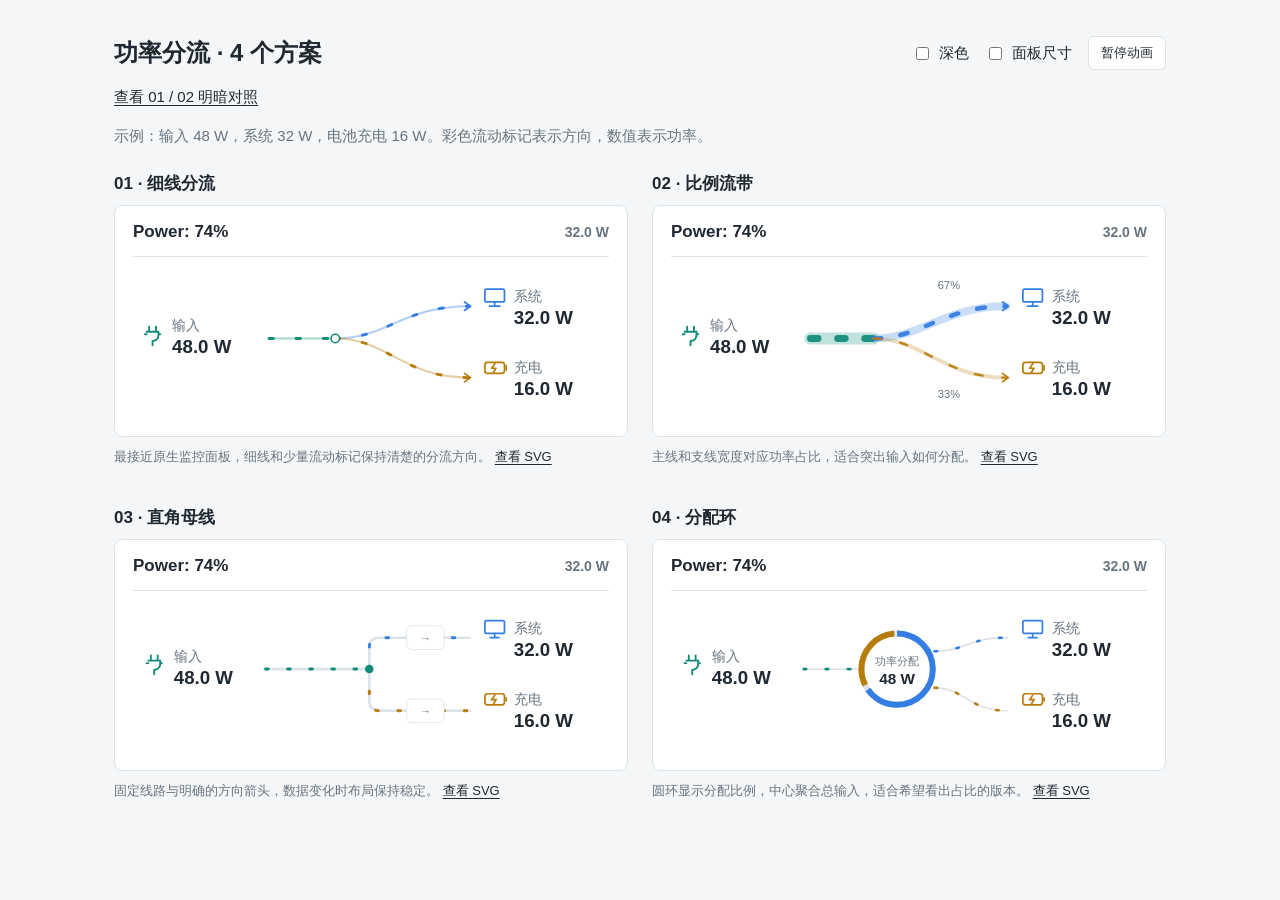
<file: docs/design/power-flow/index.html>
<!doctype html>
<html lang="zh-CN"><head><meta charset="utf-8"><meta name="viewport" content="width=device-width, initial-scale=1"><title>番薯Monitor · 功率分流设计</title>
<style>
:root{color-scheme:light;--bg:#f4f6f8;--panel:#fff;--text:#202831;--muted:#687580;--border:#dce3e8}
body.dark{color-scheme:dark;--bg:#12171b;--panel:#21292f;--text:#edf2f6;--muted:#a0adb8;--border:#35414b}
*{box-sizing:border-box}body{margin:0;background:var(--bg);color:var(--text);font:15px -apple-system,BlinkMacSystemFont,sans-serif;letter-spacing:0}
main{max-width:1100px;margin:auto;padding:36px 24px}header{display:flex;align-items:center;justify-content:space-between;gap:16px;flex-wrap:wrap}h1{font-size:24px;margin:0}p{color:var(--muted);line-height:1.6}
.controls{display:flex;gap:16px;align-items:center}label{display:flex;gap:7px;align-items:center}button{background:var(--panel);color:var(--text);border:1px solid var(--border);border-radius:6px;padding:7px 12px;cursor:pointer}
.grid{display:grid;grid-template-columns:repeat(2,minmax(0,1fr));gap:28px 24px;margin-top:24px}
article h2{font-size:17px;margin:0 0 10px}article p{font-size:13px;margin:10px 0}a{color:var(--text);text-underline-offset:3px}
.panel{background:var(--panel);border:1px solid var(--border);border-radius:8px;padding:16px 18px}
.panelhead{display:flex;align-items:center;justify-content:space-between;font-size:17px;font-weight:600;padding-bottom:14px;border-bottom:1px solid var(--border)}
.panelhead span:last-child{font-size:14px;color:var(--muted);font-variant-numeric:tabular-nums}
iframe{border:0;width:100%;display:block;aspect-ratio:560/180;margin:5px 0}body.compact .panel{max-width:360px;margin:auto;padding:10px 12px}body.compact .panelhead{font-size:12px;padding-bottom:8px}body.compact .panelhead span:last-child{font-size:10px}
@media(max-width:720px){main{padding:24px 16px}.grid{grid-template-columns:1fr}}
</style></head><body><main>
<header><h1>功率分流 · 4 个方案</h1><div class="controls"><label><input id="dark" type="checkbox">深色</label><label><input id="compact" type="checkbox">面板尺寸</label><button id="motion">暂停动画</button></div></header>
<p><a href="comparison.html">查看 01 / 02 明暗对照</a></p>
<p>示例：输入 48 W，系统 32 W，电池充电 16 W。彩色流动标记表示方向，数值表示功率。</p>
<div class="grid">
<article><h2>01 · 细线分流</h2><div class="panel"><div class="panelhead"><span>Power: 74%</span><span>32.0 W</span></div><iframe title="细线分流功率分流" srcdoc="&lt;!doctype html&gt;&lt;html&gt;&lt;head&gt;&lt;style&gt;body{margin:0}svg{display:block;width:100%}&lt;/style&gt;&lt;/head&gt;&lt;body&gt;&lt;svg xmlns=&quot;http://www.w3.org/2000/svg&quot; viewBox=&quot;0 0 560 180&quot; role=&quot;img&quot; aria-labelledby=&quot;title desc&quot;&gt;&#10;&lt;title id=&quot;title&quot;&gt;细线分流 · 功率分流&lt;/title&gt;&lt;desc id=&quot;desc&quot;&gt;适配器输入48瓦，系统使用32瓦，电池充电16瓦。箭头与流动标记表示输入到系统和电池的方向。&lt;/desc&gt;&#10;&lt;style&gt;&#10;:root{--text:#202831;--muted:#64717e;--track:#dce3e8;--surface:#f7f9fb;--input:#108b77;--system:#347de2;--battery:#b87c0b}&#10;@media(prefers-color-scheme:dark){:root{--text:#edf2f6;--muted:#a0adb8;--track:#35414b;--surface:#21292f;--input:#45ceb0;--system:#7daaff;--battery:#eaba58}}&#10;svg{background:var(--surface)}text{font-family:-apple-system,BlinkMacSystemFont,&quot;Segoe UI&quot;,sans-serif;fill:var(--text);letter-spacing:0}&#10;.label{font-size:17px;fill:var(--muted)}.value{font-size:22px;font-weight:600;font-variant-numeric:tabular-nums}.minor{font-size:13px;fill:var(--muted)}&#10;.line{fill:none;stroke-linecap:round;stroke-linejoin:round}.input{stroke:var(--input)}.system{stroke:var(--system)}.battery{stroke:var(--battery)}&#10;.flow{stroke-dasharray:5 27;animation:flow 2.4s linear infinite}&#10;@keyframes flow{to{stroke-dashoffset:-96}}@media(prefers-reduced-motion:reduce){.flow,.bandflow{animation:none}}&#10;&lt;/style&gt;&#10;&lt;defs&gt;&#10;&lt;g id=&quot;plug&quot; fill=&quot;none&quot; stroke=&quot;var(--input)&quot; stroke-width=&quot;2.2&quot; stroke-linecap=&quot;round&quot; stroke-linejoin=&quot;round&quot;&gt;&lt;path d=&quot;M5 0v6m8-6v6M2 6h14v4a7 7 0 0 1-7 7v5M0 9h2m14 0h2&quot;/&gt;&lt;/g&gt;&#10;&lt;g id=&quot;screen&quot; fill=&quot;none&quot; stroke=&quot;var(--system)&quot; stroke-width=&quot;2&quot; stroke-linecap=&quot;round&quot;&gt;&lt;rect width=&quot;23&quot; height=&quot;15&quot; rx=&quot;2&quot;/&gt;&lt;path d=&quot;M11.5 15v5m-6 0h12&quot;/&gt;&lt;/g&gt;&#10;&lt;g id=&quot;battery&quot; fill=&quot;none&quot; stroke=&quot;var(--battery)&quot; stroke-width=&quot;2&quot; stroke-linecap=&quot;round&quot; stroke-linejoin=&quot;round&quot;&gt;&lt;rect width=&quot;23&quot; height=&quot;13&quot; rx=&quot;3&quot;/&gt;&lt;path d=&quot;M25 4v5m-13-8-4 6h5l-3 5&quot;/&gt;&lt;/g&gt;&#10;&lt;/defs&gt;&#10;&#10;&lt;path class=&quot;line input&quot; stroke-width=&quot;2.4&quot; opacity=&quot;.38&quot; d=&quot;M160 90H238&quot;/&gt;&#10;&lt;path class=&quot;line system&quot; stroke-width=&quot;2.4&quot; opacity=&quot;.38&quot; d=&quot;M238 90C300 90 316 52 396 52&quot;/&gt;&#10;&lt;path class=&quot;line battery&quot; stroke-width=&quot;2.4&quot; opacity=&quot;.38&quot; d=&quot;M238 90C300 90 316 136 396 136&quot;/&gt;&#10;&lt;path class=&quot;line input flow&quot; stroke-width=&quot;3.4&quot; d=&quot;M160 90H238&quot;/&gt;&#10;&lt;path class=&quot;line system flow&quot; stroke-width=&quot;3.4&quot; d=&quot;M238 90C300 90 316 52 396 52&quot;/&gt;&#10;&lt;path class=&quot;line battery flow&quot; stroke-width=&quot;3.4&quot; d=&quot;M238 90C300 90 316 136 396 136&quot;/&gt;&#10;&lt;circle cx=&quot;238&quot; cy=&quot;90&quot; r=&quot;5&quot; fill=&quot;var(--surface)&quot; stroke=&quot;var(--input)&quot; stroke-width=&quot;1.8&quot;/&gt;&#10;&lt;path class=&quot;line system&quot; stroke-width=&quot;2&quot; d=&quot;m390 47 7 5-7 5&quot;/&gt;&#10;&lt;path class=&quot;line battery&quot; stroke-width=&quot;2&quot; d=&quot;m390 131 7 5-7 5&quot;/&gt;&#10;&lt;use href=&quot;#plug&quot; x=&quot;14&quot; y=&quot;76&quot;/&gt;&lt;text class=&quot;label&quot; x=&quot;46&quot; y=&quot;80&quot;&gt;输入&lt;/text&gt;&lt;text class=&quot;value&quot; x=&quot;46&quot; y=&quot;107&quot;&gt;48.0 W&lt;/text&gt;&#10;&lt;use href=&quot;#screen&quot; x=&quot;414&quot; y=&quot;32&quot;/&gt;&lt;text class=&quot;label&quot; x=&quot;448&quot; y=&quot;46&quot;&gt;系统&lt;/text&gt;&lt;text class=&quot;value&quot; x=&quot;448&quot; y=&quot;73&quot;&gt;32.0 W&lt;/text&gt;&#10;&lt;use href=&quot;#battery&quot; x=&quot;414&quot; y=&quot;118&quot;/&gt;&lt;text class=&quot;label&quot; x=&quot;448&quot; y=&quot;130&quot;&gt;充电&lt;/text&gt;&lt;text class=&quot;value&quot; x=&quot;448&quot; y=&quot;157&quot;&gt;16.0 W&lt;/text&gt;&#10;&lt;/svg&gt;&#10;&lt;/body&gt;&lt;/html&gt;"></iframe></div><p>最接近原生监控面板，细线和少量流动标记保持清楚的分流方向。 <a href="01-fine-split.svg" target="_blank">查看 SVG</a></p></article>
<article><h2>02 · 比例流带</h2><div class="panel"><div class="panelhead"><span>Power: 74%</span><span>32.0 W</span></div><iframe title="比例流带功率分流" srcdoc="&lt;!doctype html&gt;&lt;html&gt;&lt;head&gt;&lt;style&gt;body{margin:0}svg{display:block;width:100%}&lt;/style&gt;&lt;/head&gt;&lt;body&gt;&lt;svg xmlns=&quot;http://www.w3.org/2000/svg&quot; viewBox=&quot;0 0 560 180&quot; role=&quot;img&quot; aria-labelledby=&quot;title desc&quot;&gt;&#10;&lt;title id=&quot;title&quot;&gt;比例流带 · 功率分流&lt;/title&gt;&lt;desc id=&quot;desc&quot;&gt;适配器输入48瓦，系统使用32瓦，电池充电16瓦。箭头与流动标记表示输入到系统和电池的方向。&lt;/desc&gt;&#10;&lt;style&gt;&#10;:root{--text:#202831;--muted:#64717e;--track:#dce3e8;--surface:#f7f9fb;--input:#108b77;--system:#347de2;--battery:#b87c0b}&#10;@media(prefers-color-scheme:dark){:root{--text:#edf2f6;--muted:#a0adb8;--track:#35414b;--surface:#21292f;--input:#45ceb0;--system:#7daaff;--battery:#eaba58}}&#10;svg{background:var(--surface)}text{font-family:-apple-system,BlinkMacSystemFont,&quot;Segoe UI&quot;,sans-serif;fill:var(--text);letter-spacing:0}&#10;.label{font-size:17px;fill:var(--muted)}.value{font-size:22px;font-weight:600;font-variant-numeric:tabular-nums}.minor{font-size:13px;fill:var(--muted)}&#10;.line{fill:none;stroke-linecap:round;stroke-linejoin:round}.input{stroke:var(--input)}.system{stroke:var(--system)}.battery{stroke:var(--battery)}&#10;.bandflow{stroke-dasharray:9 23;animation:flow 2.4s linear infinite}&#10;@keyframes flow{to{stroke-dashoffset:-96}}@media(prefers-reduced-motion:reduce){.flow,.bandflow{animation:none}}&#10;&lt;/style&gt;&#10;&lt;defs&gt;&#10;&lt;g id=&quot;plug&quot; fill=&quot;none&quot; stroke=&quot;var(--input)&quot; stroke-width=&quot;2.2&quot; stroke-linecap=&quot;round&quot; stroke-linejoin=&quot;round&quot;&gt;&lt;path d=&quot;M5 0v6m8-6v6M2 6h14v4a7 7 0 0 1-7 7v5M0 9h2m14 0h2&quot;/&gt;&lt;/g&gt;&#10;&lt;g id=&quot;screen&quot; fill=&quot;none&quot; stroke=&quot;var(--system)&quot; stroke-width=&quot;2&quot; stroke-linecap=&quot;round&quot;&gt;&lt;rect width=&quot;23&quot; height=&quot;15&quot; rx=&quot;2&quot;/&gt;&lt;path d=&quot;M11.5 15v5m-6 0h12&quot;/&gt;&lt;/g&gt;&#10;&lt;g id=&quot;battery&quot; fill=&quot;none&quot; stroke=&quot;var(--battery)&quot; stroke-width=&quot;2&quot; stroke-linecap=&quot;round&quot; stroke-linejoin=&quot;round&quot;&gt;&lt;rect width=&quot;23&quot; height=&quot;13&quot; rx=&quot;3&quot;/&gt;&lt;path d=&quot;M25 4v5m-13-8-4 6h5l-3 5&quot;/&gt;&lt;/g&gt;&#10;&lt;/defs&gt;&#10;&#10;&lt;path class=&quot;line input&quot; opacity=&quot;.26&quot; stroke-width=&quot;14&quot; d=&quot;M164 90H238&quot;/&gt;&#10;&lt;path class=&quot;line system&quot; opacity=&quot;.26&quot; stroke-width=&quot;9.3&quot; d=&quot;M238 90C295 90 321 52 394 52&quot;/&gt;&#10;&lt;path class=&quot;line battery&quot; opacity=&quot;.26&quot; stroke-width=&quot;4.7&quot; d=&quot;M238 90C295 90 321 136 394 136&quot;/&gt;&#10;&lt;path class=&quot;line input bandflow&quot; opacity=&quot;.92&quot; stroke-width=&quot;8&quot; d=&quot;M164 90H238&quot;/&gt;&#10;&lt;path class=&quot;line system bandflow&quot; opacity=&quot;.92&quot; stroke-width=&quot;5.3&quot; d=&quot;M238 90C295 90 321 52 394 52&quot;/&gt;&#10;&lt;path class=&quot;line battery bandflow&quot; opacity=&quot;.92&quot; stroke-width=&quot;2.7&quot; d=&quot;M238 90C295 90 321 136 394 136&quot;/&gt;&#10;&lt;text class=&quot;minor&quot; x=&quot;327&quot; y=&quot;32&quot; text-anchor=&quot;middle&quot;&gt;67%&lt;/text&gt;&#10;&lt;text class=&quot;minor&quot; x=&quot;327&quot; y=&quot;160&quot; text-anchor=&quot;middle&quot;&gt;33%&lt;/text&gt;&#10;&lt;path class=&quot;line system&quot; stroke-width=&quot;2&quot; d=&quot;m390 47 7 5-7 5&quot;/&gt;&#10;&lt;path class=&quot;line battery&quot; stroke-width=&quot;2&quot; d=&quot;m390 131 7 5-7 5&quot;/&gt;&#10;&lt;use href=&quot;#plug&quot; x=&quot;14&quot; y=&quot;76&quot;/&gt;&lt;text class=&quot;label&quot; x=&quot;46&quot; y=&quot;80&quot;&gt;输入&lt;/text&gt;&lt;text class=&quot;value&quot; x=&quot;46&quot; y=&quot;107&quot;&gt;48.0 W&lt;/text&gt;&#10;&lt;use href=&quot;#screen&quot; x=&quot;414&quot; y=&quot;32&quot;/&gt;&lt;text class=&quot;label&quot; x=&quot;448&quot; y=&quot;46&quot;&gt;系统&lt;/text&gt;&lt;text class=&quot;value&quot; x=&quot;448&quot; y=&quot;73&quot;&gt;32.0 W&lt;/text&gt;&#10;&lt;use href=&quot;#battery&quot; x=&quot;414&quot; y=&quot;118&quot;/&gt;&lt;text class=&quot;label&quot; x=&quot;448&quot; y=&quot;130&quot;&gt;充电&lt;/text&gt;&lt;text class=&quot;value&quot; x=&quot;448&quot; y=&quot;157&quot;&gt;16.0 W&lt;/text&gt;&#10;&lt;/svg&gt;&#10;&lt;/body&gt;&lt;/html&gt;"></iframe></div><p>主线和支线宽度对应功率占比，适合突出输入如何分配。 <a href="02-proportional-ribbon.svg" target="_blank">查看 SVG</a></p></article>
<article><h2>03 · 直角母线</h2><div class="panel"><div class="panelhead"><span>Power: 74%</span><span>32.0 W</span></div><iframe title="直角母线功率分流" srcdoc="&lt;!doctype html&gt;&lt;html&gt;&lt;head&gt;&lt;style&gt;body{margin:0}svg{display:block;width:100%}&lt;/style&gt;&lt;/head&gt;&lt;body&gt;&lt;svg xmlns=&quot;http://www.w3.org/2000/svg&quot; viewBox=&quot;0 0 560 180&quot; role=&quot;img&quot; aria-labelledby=&quot;title desc&quot;&gt;&#10;&lt;title id=&quot;title&quot;&gt;直角母线 · 功率分流&lt;/title&gt;&lt;desc id=&quot;desc&quot;&gt;适配器输入48瓦，系统使用32瓦，电池充电16瓦。沿线动画表示功率传输方向。&lt;/desc&gt;&#10;&lt;style&gt;&#10;:root{--text:#202831;--muted:#687580;--track:#dce3e8;--surface:#f7f9fb;--input:#159b80;--system:#4587ef;--battery:#d79820}&#10;@media(prefers-color-scheme:dark){:root{--text:#edf2f6;--muted:#a0adb8;--track:#35414b;--surface:#21292f;--input:#45ceb0;--system:#7daaff;--battery:#eaba58}}&#10;svg{background:var(--surface)}text{font-family:-apple-system,BlinkMacSystemFont,&quot;Segoe UI&quot;,sans-serif;fill:var(--text);letter-spacing:0}&#10;.label{font-size:17px;fill:var(--muted)}.value{font-size:22px;font-weight:600;font-variant-numeric:tabular-nums}.minor{font-size:13px;fill:var(--muted)}&#10;.line{fill:none;stroke-linecap:round;stroke-linejoin:round}.track{stroke:var(--track)}&#10;.input{stroke:var(--input)}.system{stroke:var(--system)}.battery{stroke:var(--battery)}&#10;.flow{stroke-dasharray:3 23;animation:flow 2s linear infinite}.bandflow{stroke-dasharray:12 30;animation:flow 2.8s linear infinite}&#10;@keyframes flow{to{stroke-dashoffset:-104}}&#10;@media(prefers-reduced-motion:reduce){.flow,.bandflow{animation:none}}&#10;&lt;/style&gt;&#10;&lt;defs&gt;&#10;&lt;g id=&quot;plug&quot; fill=&quot;none&quot; stroke=&quot;var(--input)&quot; stroke-width=&quot;2.2&quot; stroke-linecap=&quot;round&quot;&gt;&lt;path d=&quot;M5 0v6m8-6v6M2 6h14v4a7 7 0 0 1-7 7v5M0 9h2m14 0h2&quot;/&gt;&lt;/g&gt;&#10;&lt;g id=&quot;screen&quot; fill=&quot;none&quot; stroke=&quot;var(--system)&quot; stroke-width=&quot;2&quot;&gt;&lt;rect width=&quot;23&quot; height=&quot;15&quot; rx=&quot;2&quot;/&gt;&lt;path d=&quot;M11.5 15v5m-6 0h12&quot;/&gt;&lt;/g&gt;&#10;&lt;g id=&quot;battery&quot; fill=&quot;none&quot; stroke=&quot;var(--battery)&quot; stroke-width=&quot;2&quot;&gt;&lt;rect width=&quot;23&quot; height=&quot;13&quot; rx=&quot;3&quot;/&gt;&lt;path d=&quot;M25 4v5m-13-8-4 6h5l-3 5&quot;/&gt;&lt;/g&gt;&#10;&lt;/defs&gt;&#10;&#10;&lt;path class=&quot;line track&quot; stroke-width=&quot;3&quot; d=&quot;M156 86H278M278 86V61Q278 49 290 49H396M278 86V123Q278 135 290 135H396&quot;/&gt;&#10;&lt;path class=&quot;line input flow&quot; stroke-width=&quot;3.5&quot; d=&quot;M156 86H278&quot;/&gt;&#10;&lt;path class=&quot;line system flow&quot; stroke-width=&quot;3.5&quot; d=&quot;M278 86V61Q278 49 290 49H396&quot;/&gt;&#10;&lt;path class=&quot;line battery flow&quot; stroke-width=&quot;3.5&quot; d=&quot;M278 86V123Q278 135 290 135H396&quot;/&gt;&#10;&lt;circle cx=&quot;278&quot; cy=&quot;86&quot; r=&quot;5&quot; fill=&quot;var(--input)&quot;/&gt;&#10;&lt;rect x=&quot;322&quot; y=&quot;35&quot; width=&quot;44&quot; height=&quot;28&quot; rx=&quot;6&quot; fill=&quot;var(--surface)&quot; stroke=&quot;var(--track)&quot;/&gt;&#10;&lt;text class=&quot;minor&quot; x=&quot;344&quot; y=&quot;54&quot; text-anchor=&quot;middle&quot;&gt;→&lt;/text&gt;&#10;&lt;rect x=&quot;322&quot; y=&quot;121&quot; width=&quot;44&quot; height=&quot;28&quot; rx=&quot;6&quot; fill=&quot;var(--surface)&quot; stroke=&quot;var(--track)&quot;/&gt;&#10;&lt;text class=&quot;minor&quot; x=&quot;344&quot; y=&quot;140&quot; text-anchor=&quot;middle&quot;&gt;→&lt;/text&gt;&#10;&lt;use href=&quot;#plug&quot; x=&quot;16&quot; y=&quot;70&quot;/&gt;&lt;text class=&quot;label&quot; x=&quot;48&quot; y=&quot;76&quot;&gt;输入&lt;/text&gt;&lt;text class=&quot;value&quot; x=&quot;48&quot; y=&quot;103&quot;&gt;48.0 W&lt;/text&gt;&#10;&lt;use href=&quot;#screen&quot; x=&quot;414&quot; y=&quot;29&quot;/&gt;&lt;text class=&quot;label&quot; x=&quot;448&quot; y=&quot;43&quot;&gt;系统&lt;/text&gt;&lt;text class=&quot;value&quot; x=&quot;448&quot; y=&quot;70&quot;&gt;32.0 W&lt;/text&gt;&#10;&lt;use href=&quot;#battery&quot; x=&quot;414&quot; y=&quot;115&quot;/&gt;&lt;text class=&quot;label&quot; x=&quot;448&quot; y=&quot;127&quot;&gt;充电&lt;/text&gt;&lt;text class=&quot;value&quot; x=&quot;448&quot; y=&quot;154&quot;&gt;16.0 W&lt;/text&gt;&#10;&lt;/svg&gt;&#10;&#10;&lt;/body&gt;&lt;/html&gt;"></iframe></div><p>固定线路与明确的方向箭头，数据变化时布局保持稳定。 <a href="03-circuit-bus.svg" target="_blank">查看 SVG</a></p></article>
<article><h2>04 · 分配环</h2><div class="panel"><div class="panelhead"><span>Power: 74%</span><span>32.0 W</span></div><iframe title="分配环功率分流" srcdoc="&lt;!doctype html&gt;&lt;html&gt;&lt;head&gt;&lt;style&gt;body{margin:0}svg{display:block;width:100%}&lt;/style&gt;&lt;/head&gt;&lt;body&gt;&lt;svg xmlns=&quot;http://www.w3.org/2000/svg&quot; viewBox=&quot;0 0 560 180&quot; role=&quot;img&quot; aria-labelledby=&quot;title desc&quot;&gt;&#10;&lt;title id=&quot;title&quot;&gt;分配环 · 功率分流&lt;/title&gt;&lt;desc id=&quot;desc&quot;&gt;适配器输入48瓦，系统使用32瓦，电池充电16瓦。沿线动画表示功率传输方向。&lt;/desc&gt;&#10;&lt;style&gt;&#10;:root{--text:#202831;--muted:#687580;--track:#dce3e8;--surface:#f7f9fb;--input:#159b80;--system:#4587ef;--battery:#d79820}&#10;@media(prefers-color-scheme:dark){:root{--text:#edf2f6;--muted:#a0adb8;--track:#35414b;--surface:#21292f;--input:#45ceb0;--system:#7daaff;--battery:#eaba58}}&#10;svg{background:var(--surface)}text{font-family:-apple-system,BlinkMacSystemFont,&quot;Segoe UI&quot;,sans-serif;fill:var(--text);letter-spacing:0}&#10;.label{font-size:17px;fill:var(--muted)}.value{font-size:22px;font-weight:600;font-variant-numeric:tabular-nums}.minor{font-size:13px;fill:var(--muted)}&#10;.line{fill:none;stroke-linecap:round;stroke-linejoin:round}.track{stroke:var(--track)}&#10;.input{stroke:var(--input)}.system{stroke:var(--system)}.battery{stroke:var(--battery)}&#10;.flow{stroke-dasharray:3 23;animation:flow 2s linear infinite}.bandflow{stroke-dasharray:12 30;animation:flow 2.8s linear infinite}&#10;@keyframes flow{to{stroke-dashoffset:-104}}&#10;@media(prefers-reduced-motion:reduce){.flow,.bandflow{animation:none}}&#10;&lt;/style&gt;&#10;&lt;defs&gt;&#10;&lt;g id=&quot;plug&quot; fill=&quot;none&quot; stroke=&quot;var(--input)&quot; stroke-width=&quot;2.2&quot; stroke-linecap=&quot;round&quot;&gt;&lt;path d=&quot;M5 0v6m8-6v6M2 6h14v4a7 7 0 0 1-7 7v5M0 9h2m14 0h2&quot;/&gt;&lt;/g&gt;&#10;&lt;g id=&quot;screen&quot; fill=&quot;none&quot; stroke=&quot;var(--system)&quot; stroke-width=&quot;2&quot;&gt;&lt;rect width=&quot;23&quot; height=&quot;15&quot; rx=&quot;2&quot;/&gt;&lt;path d=&quot;M11.5 15v5m-6 0h12&quot;/&gt;&lt;/g&gt;&#10;&lt;g id=&quot;battery&quot; fill=&quot;none&quot; stroke=&quot;var(--battery)&quot; stroke-width=&quot;2&quot;&gt;&lt;rect width=&quot;23&quot; height=&quot;13&quot; rx=&quot;3&quot;/&gt;&lt;path d=&quot;M25 4v5m-13-8-4 6h5l-3 5&quot;/&gt;&lt;/g&gt;&#10;&lt;/defs&gt;&#10;&#10;&lt;path class=&quot;line track&quot; stroke-width=&quot;2&quot; d=&quot;M156 86H218M310 65C345 65 350 49 396 49M310 108C345 108 350 135 396 135&quot;/&gt;&#10;&lt;path class=&quot;line input flow&quot; stroke-width=&quot;3&quot; d=&quot;M156 86H218&quot;/&gt;&#10;&lt;path class=&quot;line system flow&quot; stroke-width=&quot;3&quot; d=&quot;M310 65C345 65 350 49 396 49&quot;/&gt;&#10;&lt;path class=&quot;line battery flow&quot; stroke-width=&quot;3&quot; d=&quot;M310 108C345 108 350 135 396 135&quot;/&gt;&#10;&lt;circle cx=&quot;266&quot; cy=&quot;86&quot; r=&quot;42&quot; fill=&quot;none&quot; stroke=&quot;var(--track)&quot; stroke-width=&quot;7&quot;/&gt;&#10;&lt;circle cx=&quot;266&quot; cy=&quot;86&quot; r=&quot;42&quot; fill=&quot;none&quot; stroke=&quot;var(--system)&quot; stroke-width=&quot;7&quot; stroke-dasharray=&quot;172 264&quot; transform=&quot;rotate(-90 266 86)&quot;/&gt;&#10;&lt;circle cx=&quot;266&quot; cy=&quot;86&quot; r=&quot;42&quot; fill=&quot;none&quot; stroke=&quot;var(--battery)&quot; stroke-width=&quot;7&quot; stroke-dasharray=&quot;82 264&quot; stroke-dashoffset=&quot;-178&quot; transform=&quot;rotate(-90 266 86)&quot;/&gt;&#10;&lt;text class=&quot;minor&quot; x=&quot;266&quot; y=&quot;81&quot; text-anchor=&quot;middle&quot;&gt;功率分配&lt;/text&gt;&lt;text x=&quot;266&quot; y=&quot;104&quot; text-anchor=&quot;middle&quot; font-size=&quot;18&quot; font-weight=&quot;600&quot;&gt;48 W&lt;/text&gt;&#10;&lt;use href=&quot;#plug&quot; x=&quot;16&quot; y=&quot;70&quot;/&gt;&lt;text class=&quot;label&quot; x=&quot;48&quot; y=&quot;76&quot;&gt;输入&lt;/text&gt;&lt;text class=&quot;value&quot; x=&quot;48&quot; y=&quot;103&quot;&gt;48.0 W&lt;/text&gt;&#10;&lt;use href=&quot;#screen&quot; x=&quot;414&quot; y=&quot;29&quot;/&gt;&lt;text class=&quot;label&quot; x=&quot;448&quot; y=&quot;43&quot;&gt;系统&lt;/text&gt;&lt;text class=&quot;value&quot; x=&quot;448&quot; y=&quot;70&quot;&gt;32.0 W&lt;/text&gt;&#10;&lt;use href=&quot;#battery&quot; x=&quot;414&quot; y=&quot;115&quot;/&gt;&lt;text class=&quot;label&quot; x=&quot;448&quot; y=&quot;127&quot;&gt;充电&lt;/text&gt;&lt;text class=&quot;value&quot; x=&quot;448&quot; y=&quot;154&quot;&gt;16.0 W&lt;/text&gt;&#10;&lt;/svg&gt;&#10;&#10;&lt;/body&gt;&lt;/html&gt;"></iframe></div><p>圆环显示分配比例，中心聚合总输入，适合希望看出占比的版本。 <a href="04-allocation-ring.svg" target="_blank">查看 SVG</a></p></article>
</div></main><script>
let paused = matchMedia('(prefers-reduced-motion: reduce)').matches;
const objects=[...document.querySelectorAll('iframe')];
function sync(){
const dark=document.querySelector('#dark').checked;
document.body.classList.toggle('dark',dark);
document.body.classList.toggle('compact',document.querySelector('#compact').checked);
const colors=dark?{text:'#edf2f6',muted:'#a0adb8',track:'#35414b',surface:'#21292f',input:'#45ceb0',system:'#7daaff',battery:'#eaba58'}:{text:'#202831',muted:'#687580',track:'#dce3e8',surface:'#fff',input:'#108b77',system:'#347de2',battery:'#b87c0b'};
for(const object of objects){
const doc=object.contentDocument;if(!doc)continue;
for(const [key,value] of Object.entries(colors))doc.documentElement.style.setProperty('--'+key,value);
doc.querySelectorAll('.flow,.bandflow').forEach(el=>el.style.animationPlayState=paused?'paused':'running');
}
document.querySelector('#motion').textContent=paused?'播放动画':'暂停动画';
}
objects.forEach(object=>object.addEventListener('load',sync));
document.querySelector('#dark').checked=matchMedia('(prefers-color-scheme: dark)').matches;
document.querySelectorAll('input').forEach(input=>input.addEventListener('change',sync));
document.querySelector('#motion').addEventListener('click',()=>{paused=!paused;sync()});sync();
</script></body></html>
</file>
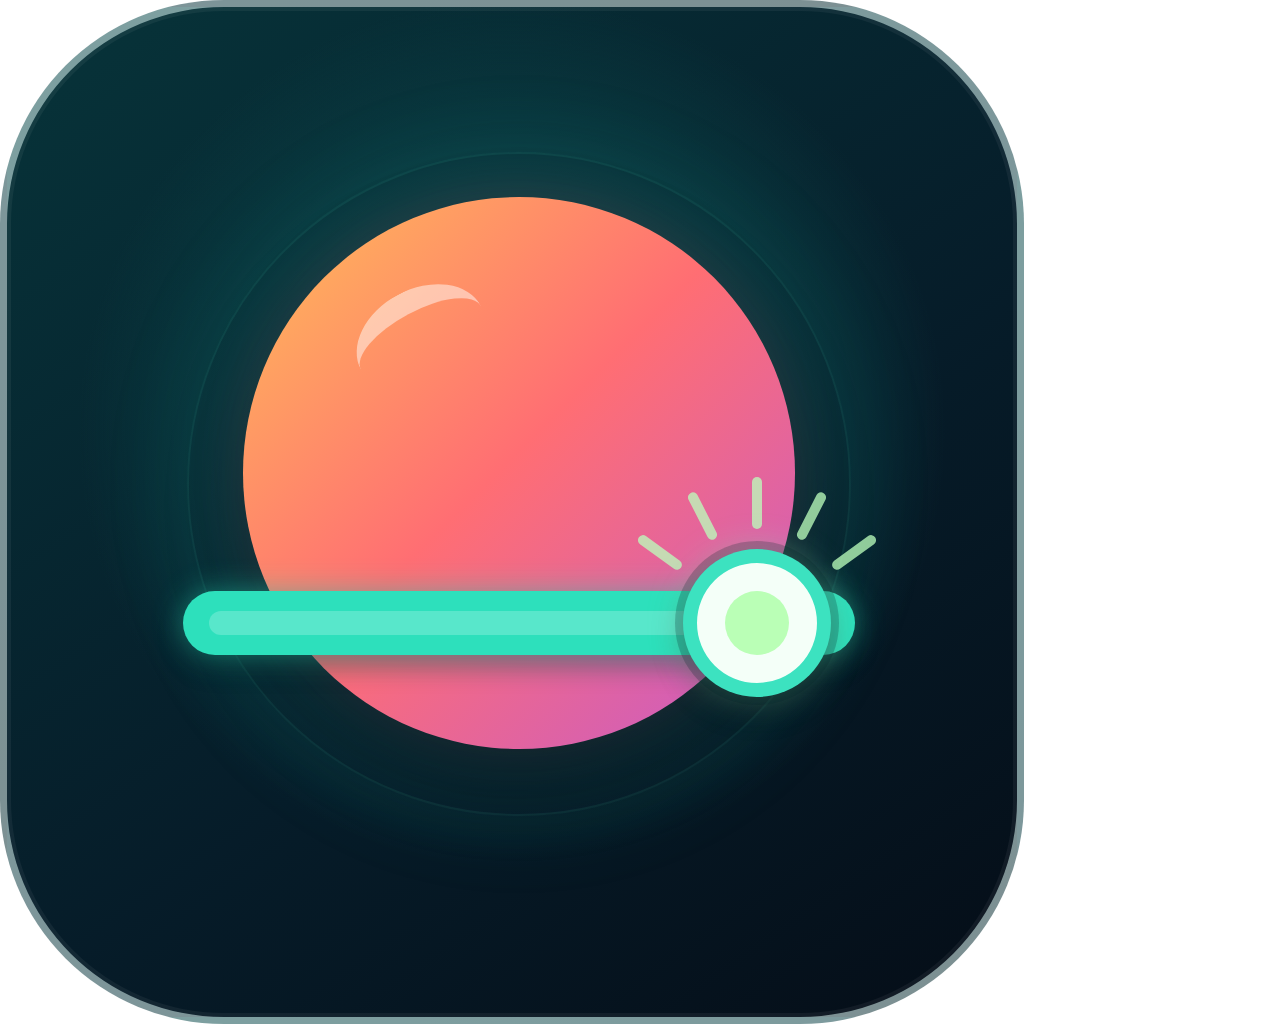
<file: scripts/logo.html>
<!doctype html>
<html lang="zh-CN">
<head>
  <meta charset="utf-8">
  <meta name="viewport" content="width=device-width, initial-scale=1">
  <title>番薯Monitor Logo Source</title>
  <style>
    * { box-sizing: border-box; }
    html, body { width: 1024px; height: 1024px; margin: 0; overflow: hidden; background: transparent; }
    .app-icon {
      position: relative;
      width: 1024px;
      height: 1024px;
      overflow: hidden;
      border: 7px solid rgba(222, 249, 246, 0.55);
      border-radius: 224px;
      background:
        radial-gradient(circle at 50% 42%, #0b4146 0 28%, transparent 56%),
        linear-gradient(145deg, #07343a 0%, #061c29 58%, #050d17 100%);
      box-shadow: inset 0 0 0 4px rgba(255, 255, 255, 0.05);
    }
    .halo {
      position: absolute;
      left: 180px;
      top: 145px;
      width: 664px;
      height: 664px;
      border: 2px solid rgba(75, 235, 197, 0.08);
      border-radius: 50%;
      box-shadow: 0 0 100px rgba(42, 223, 186, 0.08);
    }
    .sun-disc {
      position: absolute;
      left: 236px;
      top: 190px;
      width: 552px;
      height: 552px;
      border-radius: 50%;
      background: linear-gradient(135deg, #ffb35b 7%, #ff6e73 48%, #c55acb 100%);
      box-shadow: 0 34px 72px rgba(2, 10, 18, 0.36), 0 0 54px rgba(255, 102, 125, 0.15);
    }
    .sun-disc::before {
      position: absolute;
      left: 110px;
      top: 92px;
      width: 136px;
      height: 76px;
      content: "";
      border-top: 22px solid rgba(255, 255, 255, 0.48);
      border-radius: 50%;
      transform: rotate(-28deg);
    }
    .track-shadow,
    .track {
      position: absolute;
      left: 176px;
      top: 584px;
      width: 672px;
      height: 64px;
      border-radius: 34px;
    }
    .track-shadow { background: rgba(1, 20, 26, 0.35); transform: translateY(12px); filter: blur(12px); }
    .track { background: #2de0bc; box-shadow: 0 0 30px rgba(45, 224, 188, 0.48); }
    .track::before {
      position: absolute;
      inset: 20px 26px;
      content: "";
      border-radius: 12px;
      background: rgba(228, 255, 249, 0.23);
    }
    .control {
      position: absolute;
      left: 676px;
      top: 542px;
      width: 148px;
      height: 148px;
      border: 14px solid rgba(45, 224, 188, 0.92);
      border-radius: 50%;
      background: #f4fff8;
      box-shadow: 0 0 0 8px rgba(4, 38, 42, 0.23), 0 12px 32px rgba(0, 0, 0, 0.28), 0 0 34px rgba(160, 255, 200, 0.42);
    }
    .control::after {
      position: absolute;
      inset: 28px;
      content: "";
      border-radius: 50%;
      background: #baffb6;
    }
    .ray { position: absolute; left: 745px; top: 470px; width: 10px; height: 52px; border-radius: 6px; background: rgba(188, 255, 188, 0.76); transform-origin: 5px 146px; }
    .r1 { transform: rotate(-54deg); }
    .r2 { transform: rotate(-27deg); }
    .r3 { transform: rotate(0deg); }
    .r4 { transform: rotate(27deg); }
    .r5 { transform: rotate(54deg); }
  </style>
</head>
<body>
  <div class="app-icon" role="img" aria-label="番薯Monitor 标志">
    <div class="halo"></div>
    <div class="sun-disc"></div>
    <div class="track-shadow"></div>
    <div class="track"></div>
    <span class="ray r1"></span><span class="ray r2"></span><span class="ray r3"></span><span class="ray r4"></span><span class="ray r5"></span>
    <div class="control"></div>
  </div>
</body>
</html>
</file>
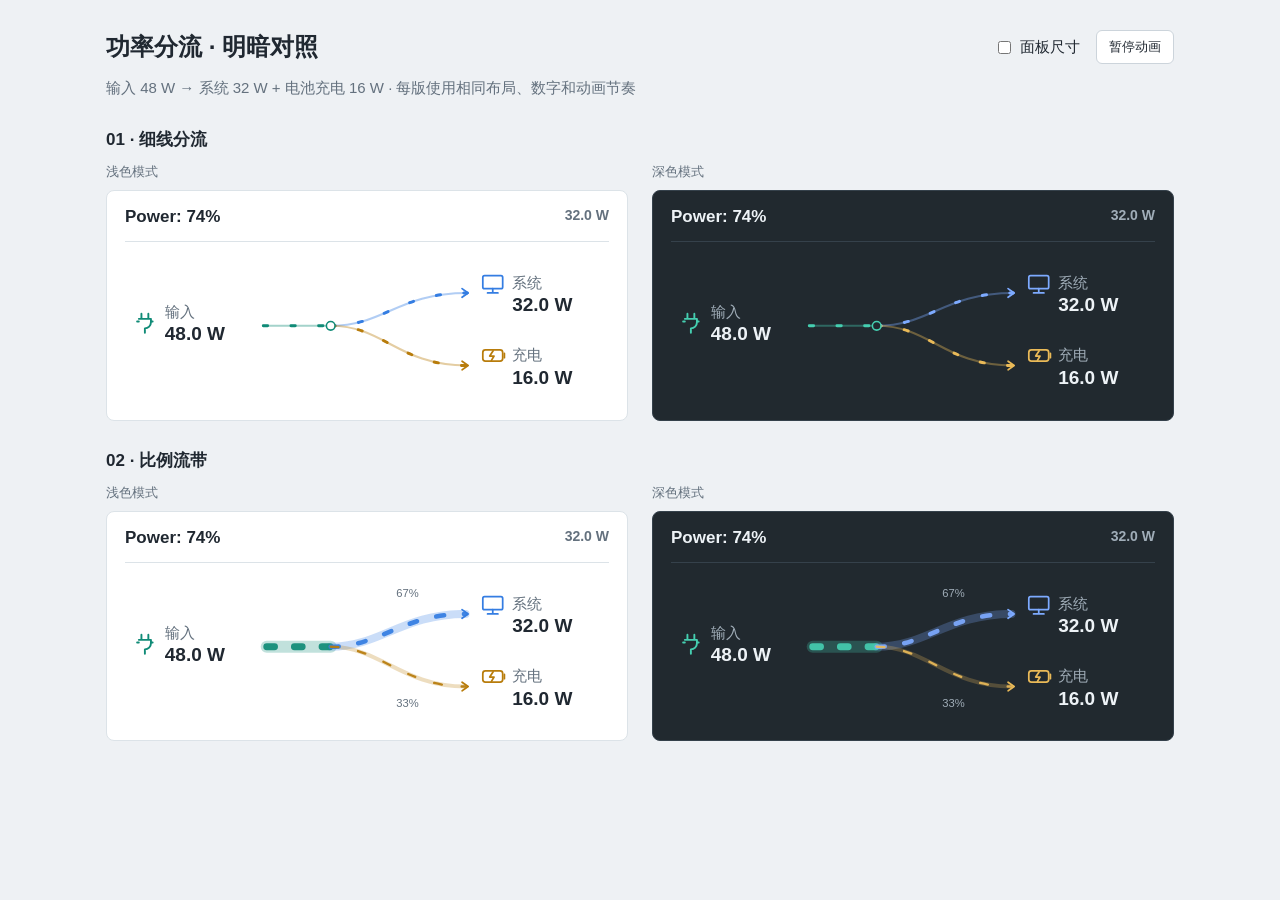
<file: docs/design/power-flow/comparison.html>
<!doctype html>
<html lang="zh-CN"><head><meta charset="utf-8"><meta name="viewport" content="width=device-width,initial-scale=1"><title>功率分流 · 01 / 02 明暗对照</title>
<style>
*{box-sizing:border-box}body{margin:0;background:#eef1f4;color:#202831;font:15px -apple-system,BlinkMacSystemFont,sans-serif;letter-spacing:0}
main{max-width:1120px;margin:auto;padding:30px 26px}header{display:flex;justify-content:space-between;align-items:center;gap:16px;flex-wrap:wrap}h1{font-size:24px;margin:0}h2{font-size:17px;margin:0 0 12px}
.intro{color:#64717e;margin:12px 0 28px;line-height:1.6}.controls{display:flex;align-items:center;gap:16px}label{display:flex;gap:6px;align-items:center}button{background:#fff;border:1px solid #ccd4db;color:#202831;padding:7px 12px;border-radius:6px;cursor:pointer}
section{margin-bottom:28px}.pair{display:grid;grid-template-columns:repeat(2,minmax(0,1fr));gap:24px}.mode{font-size:13px;color:#64717e;margin:0 0 9px}
.panel{border-radius:8px;padding:16px 18px;border:1px solid #dce3e8}.light{background:#fff;color:#202831;--separator:#dce3e8;--muted:#64717e}.dark{background:#21292f;color:#edf2f6;border-color:#35414b;--separator:#35414b;--muted:#a0adb8}
.panelhead{display:flex;justify-content:space-between;font-size:17px;font-weight:600;border-bottom:1px solid var(--separator);padding-bottom:14px}.panelhead span:last-child{font-size:14px;color:var(--muted);font-variant-numeric:tabular-nums}
iframe{border:0;display:block;width:100%;aspect-ratio:560/180;margin-top:6px}
body.compact .panel{max-width:360px;padding:10px 12px}body.compact .panelhead{font-size:12px;padding-bottom:8px}body.compact .panelhead span:last-child{font-size:10px}
@media(max-width:720px){main{padding:22px 16px}.pair{grid-template-columns:1fr;gap:18px}}
</style></head><body><main><header><h1>功率分流 · 明暗对照</h1><div class="controls"><label><input type="checkbox" id="compact">面板尺寸</label><button id="motion">暂停动画</button></div></header><p class="intro">输入 48 W → 系统 32 W + 电池充电 16 W · 每版使用相同布局、数字和动画节奏</p>
<section><h2>01 · 细线分流</h2><div class="pair"><div><p class="mode">浅色模式</p><div class="panel light"><div class="panelhead"><span>Power: 74%</span><span>32.0 W</span></div><iframe title="细线分流浅色" srcdoc="&lt;!doctype html&gt;&lt;html&gt;&lt;head&gt;&lt;style&gt;body{margin:0}svg{display:block;width:100%}&lt;/style&gt;&lt;/head&gt;&lt;body&gt;&lt;svg style=&quot;--text:#202831;--muted:#64717e;--track:#dce3e8;--surface:#fff;--input:#108b77;--system:#347de2;--battery:#b87c0b&quot; xmlns=&quot;http://www.w3.org/2000/svg&quot; viewBox=&quot;0 0 560 180&quot; role=&quot;img&quot; aria-labelledby=&quot;title desc&quot;&gt;&#10;&lt;title id=&quot;title&quot;&gt;细线分流 · 功率分流&lt;/title&gt;&lt;desc id=&quot;desc&quot;&gt;适配器输入48瓦，系统使用32瓦，电池充电16瓦。箭头与流动标记表示输入到系统和电池的方向。&lt;/desc&gt;&#10;&lt;style&gt;&#10;:root{--text:#202831;--muted:#64717e;--track:#dce3e8;--surface:#f7f9fb;--input:#108b77;--system:#347de2;--battery:#b87c0b}&#10;@media(prefers-color-scheme:dark){:root{--text:#edf2f6;--muted:#a0adb8;--track:#35414b;--surface:#21292f;--input:#45ceb0;--system:#7daaff;--battery:#eaba58}}&#10;svg{background:var(--surface)}text{font-family:-apple-system,BlinkMacSystemFont,&quot;Segoe UI&quot;,sans-serif;fill:var(--text);letter-spacing:0}&#10;.label{font-size:17px;fill:var(--muted)}.value{font-size:22px;font-weight:600;font-variant-numeric:tabular-nums}.minor{font-size:13px;fill:var(--muted)}&#10;.line{fill:none;stroke-linecap:round;stroke-linejoin:round}.input{stroke:var(--input)}.system{stroke:var(--system)}.battery{stroke:var(--battery)}&#10;.flow{stroke-dasharray:5 27;animation:flow 2.4s linear infinite}&#10;@keyframes flow{to{stroke-dashoffset:-96}}@media(prefers-reduced-motion:reduce){.flow,.bandflow{animation:none}}&#10;&lt;/style&gt;&#10;&lt;defs&gt;&#10;&lt;g id=&quot;plug&quot; fill=&quot;none&quot; stroke=&quot;var(--input)&quot; stroke-width=&quot;2.2&quot; stroke-linecap=&quot;round&quot; stroke-linejoin=&quot;round&quot;&gt;&lt;path d=&quot;M5 0v6m8-6v6M2 6h14v4a7 7 0 0 1-7 7v5M0 9h2m14 0h2&quot;/&gt;&lt;/g&gt;&#10;&lt;g id=&quot;screen&quot; fill=&quot;none&quot; stroke=&quot;var(--system)&quot; stroke-width=&quot;2&quot; stroke-linecap=&quot;round&quot;&gt;&lt;rect width=&quot;23&quot; height=&quot;15&quot; rx=&quot;2&quot;/&gt;&lt;path d=&quot;M11.5 15v5m-6 0h12&quot;/&gt;&lt;/g&gt;&#10;&lt;g id=&quot;battery&quot; fill=&quot;none&quot; stroke=&quot;var(--battery)&quot; stroke-width=&quot;2&quot; stroke-linecap=&quot;round&quot; stroke-linejoin=&quot;round&quot;&gt;&lt;rect width=&quot;23&quot; height=&quot;13&quot; rx=&quot;3&quot;/&gt;&lt;path d=&quot;M25 4v5m-13-8-4 6h5l-3 5&quot;/&gt;&lt;/g&gt;&#10;&lt;/defs&gt;&#10;&#10;&lt;path class=&quot;line input&quot; stroke-width=&quot;2.4&quot; opacity=&quot;.38&quot; d=&quot;M160 90H238&quot;/&gt;&#10;&lt;path class=&quot;line system&quot; stroke-width=&quot;2.4&quot; opacity=&quot;.38&quot; d=&quot;M238 90C300 90 316 52 396 52&quot;/&gt;&#10;&lt;path class=&quot;line battery&quot; stroke-width=&quot;2.4&quot; opacity=&quot;.38&quot; d=&quot;M238 90C300 90 316 136 396 136&quot;/&gt;&#10;&lt;path class=&quot;line input flow&quot; stroke-width=&quot;3.4&quot; d=&quot;M160 90H238&quot;/&gt;&#10;&lt;path class=&quot;line system flow&quot; stroke-width=&quot;3.4&quot; d=&quot;M238 90C300 90 316 52 396 52&quot;/&gt;&#10;&lt;path class=&quot;line battery flow&quot; stroke-width=&quot;3.4&quot; d=&quot;M238 90C300 90 316 136 396 136&quot;/&gt;&#10;&lt;circle cx=&quot;238&quot; cy=&quot;90&quot; r=&quot;5&quot; fill=&quot;var(--surface)&quot; stroke=&quot;var(--input)&quot; stroke-width=&quot;1.8&quot;/&gt;&#10;&lt;path class=&quot;line system&quot; stroke-width=&quot;2&quot; d=&quot;m390 47 7 5-7 5&quot;/&gt;&#10;&lt;path class=&quot;line battery&quot; stroke-width=&quot;2&quot; d=&quot;m390 131 7 5-7 5&quot;/&gt;&#10;&lt;use href=&quot;#plug&quot; x=&quot;14&quot; y=&quot;76&quot;/&gt;&lt;text class=&quot;label&quot; x=&quot;46&quot; y=&quot;80&quot;&gt;输入&lt;/text&gt;&lt;text class=&quot;value&quot; x=&quot;46&quot; y=&quot;107&quot;&gt;48.0 W&lt;/text&gt;&#10;&lt;use href=&quot;#screen&quot; x=&quot;414&quot; y=&quot;32&quot;/&gt;&lt;text class=&quot;label&quot; x=&quot;448&quot; y=&quot;46&quot;&gt;系统&lt;/text&gt;&lt;text class=&quot;value&quot; x=&quot;448&quot; y=&quot;73&quot;&gt;32.0 W&lt;/text&gt;&#10;&lt;use href=&quot;#battery&quot; x=&quot;414&quot; y=&quot;118&quot;/&gt;&lt;text class=&quot;label&quot; x=&quot;448&quot; y=&quot;130&quot;&gt;充电&lt;/text&gt;&lt;text class=&quot;value&quot; x=&quot;448&quot; y=&quot;157&quot;&gt;16.0 W&lt;/text&gt;&#10;&lt;/svg&gt;&#10;&lt;/body&gt;&lt;/html&gt;"></iframe></div></div><div><p class="mode">深色模式</p><div class="panel dark"><div class="panelhead"><span>Power: 74%</span><span>32.0 W</span></div><iframe title="细线分流深色" srcdoc="&lt;!doctype html&gt;&lt;html&gt;&lt;head&gt;&lt;style&gt;body{margin:0}svg{display:block;width:100%}&lt;/style&gt;&lt;/head&gt;&lt;body&gt;&lt;svg style=&quot;--text:#edf2f6;--muted:#a0adb8;--track:#35414b;--surface:#21292f;--input:#45ceb0;--system:#7daaff;--battery:#eaba58&quot; xmlns=&quot;http://www.w3.org/2000/svg&quot; viewBox=&quot;0 0 560 180&quot; role=&quot;img&quot; aria-labelledby=&quot;title desc&quot;&gt;&#10;&lt;title id=&quot;title&quot;&gt;细线分流 · 功率分流&lt;/title&gt;&lt;desc id=&quot;desc&quot;&gt;适配器输入48瓦，系统使用32瓦，电池充电16瓦。箭头与流动标记表示输入到系统和电池的方向。&lt;/desc&gt;&#10;&lt;style&gt;&#10;:root{--text:#202831;--muted:#64717e;--track:#dce3e8;--surface:#f7f9fb;--input:#108b77;--system:#347de2;--battery:#b87c0b}&#10;@media(prefers-color-scheme:dark){:root{--text:#edf2f6;--muted:#a0adb8;--track:#35414b;--surface:#21292f;--input:#45ceb0;--system:#7daaff;--battery:#eaba58}}&#10;svg{background:var(--surface)}text{font-family:-apple-system,BlinkMacSystemFont,&quot;Segoe UI&quot;,sans-serif;fill:var(--text);letter-spacing:0}&#10;.label{font-size:17px;fill:var(--muted)}.value{font-size:22px;font-weight:600;font-variant-numeric:tabular-nums}.minor{font-size:13px;fill:var(--muted)}&#10;.line{fill:none;stroke-linecap:round;stroke-linejoin:round}.input{stroke:var(--input)}.system{stroke:var(--system)}.battery{stroke:var(--battery)}&#10;.flow{stroke-dasharray:5 27;animation:flow 2.4s linear infinite}&#10;@keyframes flow{to{stroke-dashoffset:-96}}@media(prefers-reduced-motion:reduce){.flow,.bandflow{animation:none}}&#10;&lt;/style&gt;&#10;&lt;defs&gt;&#10;&lt;g id=&quot;plug&quot; fill=&quot;none&quot; stroke=&quot;var(--input)&quot; stroke-width=&quot;2.2&quot; stroke-linecap=&quot;round&quot; stroke-linejoin=&quot;round&quot;&gt;&lt;path d=&quot;M5 0v6m8-6v6M2 6h14v4a7 7 0 0 1-7 7v5M0 9h2m14 0h2&quot;/&gt;&lt;/g&gt;&#10;&lt;g id=&quot;screen&quot; fill=&quot;none&quot; stroke=&quot;var(--system)&quot; stroke-width=&quot;2&quot; stroke-linecap=&quot;round&quot;&gt;&lt;rect width=&quot;23&quot; height=&quot;15&quot; rx=&quot;2&quot;/&gt;&lt;path d=&quot;M11.5 15v5m-6 0h12&quot;/&gt;&lt;/g&gt;&#10;&lt;g id=&quot;battery&quot; fill=&quot;none&quot; stroke=&quot;var(--battery)&quot; stroke-width=&quot;2&quot; stroke-linecap=&quot;round&quot; stroke-linejoin=&quot;round&quot;&gt;&lt;rect width=&quot;23&quot; height=&quot;13&quot; rx=&quot;3&quot;/&gt;&lt;path d=&quot;M25 4v5m-13-8-4 6h5l-3 5&quot;/&gt;&lt;/g&gt;&#10;&lt;/defs&gt;&#10;&#10;&lt;path class=&quot;line input&quot; stroke-width=&quot;2.4&quot; opacity=&quot;.38&quot; d=&quot;M160 90H238&quot;/&gt;&#10;&lt;path class=&quot;line system&quot; stroke-width=&quot;2.4&quot; opacity=&quot;.38&quot; d=&quot;M238 90C300 90 316 52 396 52&quot;/&gt;&#10;&lt;path class=&quot;line battery&quot; stroke-width=&quot;2.4&quot; opacity=&quot;.38&quot; d=&quot;M238 90C300 90 316 136 396 136&quot;/&gt;&#10;&lt;path class=&quot;line input flow&quot; stroke-width=&quot;3.4&quot; d=&quot;M160 90H238&quot;/&gt;&#10;&lt;path class=&quot;line system flow&quot; stroke-width=&quot;3.4&quot; d=&quot;M238 90C300 90 316 52 396 52&quot;/&gt;&#10;&lt;path class=&quot;line battery flow&quot; stroke-width=&quot;3.4&quot; d=&quot;M238 90C300 90 316 136 396 136&quot;/&gt;&#10;&lt;circle cx=&quot;238&quot; cy=&quot;90&quot; r=&quot;5&quot; fill=&quot;var(--surface)&quot; stroke=&quot;var(--input)&quot; stroke-width=&quot;1.8&quot;/&gt;&#10;&lt;path class=&quot;line system&quot; stroke-width=&quot;2&quot; d=&quot;m390 47 7 5-7 5&quot;/&gt;&#10;&lt;path class=&quot;line battery&quot; stroke-width=&quot;2&quot; d=&quot;m390 131 7 5-7 5&quot;/&gt;&#10;&lt;use href=&quot;#plug&quot; x=&quot;14&quot; y=&quot;76&quot;/&gt;&lt;text class=&quot;label&quot; x=&quot;46&quot; y=&quot;80&quot;&gt;输入&lt;/text&gt;&lt;text class=&quot;value&quot; x=&quot;46&quot; y=&quot;107&quot;&gt;48.0 W&lt;/text&gt;&#10;&lt;use href=&quot;#screen&quot; x=&quot;414&quot; y=&quot;32&quot;/&gt;&lt;text class=&quot;label&quot; x=&quot;448&quot; y=&quot;46&quot;&gt;系统&lt;/text&gt;&lt;text class=&quot;value&quot; x=&quot;448&quot; y=&quot;73&quot;&gt;32.0 W&lt;/text&gt;&#10;&lt;use href=&quot;#battery&quot; x=&quot;414&quot; y=&quot;118&quot;/&gt;&lt;text class=&quot;label&quot; x=&quot;448&quot; y=&quot;130&quot;&gt;充电&lt;/text&gt;&lt;text class=&quot;value&quot; x=&quot;448&quot; y=&quot;157&quot;&gt;16.0 W&lt;/text&gt;&#10;&lt;/svg&gt;&#10;&lt;/body&gt;&lt;/html&gt;"></iframe></div></div></div></section>
<section><h2>02 · 比例流带</h2><div class="pair"><div><p class="mode">浅色模式</p><div class="panel light"><div class="panelhead"><span>Power: 74%</span><span>32.0 W</span></div><iframe title="比例流带浅色" srcdoc="&lt;!doctype html&gt;&lt;html&gt;&lt;head&gt;&lt;style&gt;body{margin:0}svg{display:block;width:100%}&lt;/style&gt;&lt;/head&gt;&lt;body&gt;&lt;svg style=&quot;--text:#202831;--muted:#64717e;--track:#dce3e8;--surface:#fff;--input:#108b77;--system:#347de2;--battery:#b87c0b&quot; xmlns=&quot;http://www.w3.org/2000/svg&quot; viewBox=&quot;0 0 560 180&quot; role=&quot;img&quot; aria-labelledby=&quot;title desc&quot;&gt;&#10;&lt;title id=&quot;title&quot;&gt;比例流带 · 功率分流&lt;/title&gt;&lt;desc id=&quot;desc&quot;&gt;适配器输入48瓦，系统使用32瓦，电池充电16瓦。箭头与流动标记表示输入到系统和电池的方向。&lt;/desc&gt;&#10;&lt;style&gt;&#10;:root{--text:#202831;--muted:#64717e;--track:#dce3e8;--surface:#f7f9fb;--input:#108b77;--system:#347de2;--battery:#b87c0b}&#10;@media(prefers-color-scheme:dark){:root{--text:#edf2f6;--muted:#a0adb8;--track:#35414b;--surface:#21292f;--input:#45ceb0;--system:#7daaff;--battery:#eaba58}}&#10;svg{background:var(--surface)}text{font-family:-apple-system,BlinkMacSystemFont,&quot;Segoe UI&quot;,sans-serif;fill:var(--text);letter-spacing:0}&#10;.label{font-size:17px;fill:var(--muted)}.value{font-size:22px;font-weight:600;font-variant-numeric:tabular-nums}.minor{font-size:13px;fill:var(--muted)}&#10;.line{fill:none;stroke-linecap:round;stroke-linejoin:round}.input{stroke:var(--input)}.system{stroke:var(--system)}.battery{stroke:var(--battery)}&#10;.bandflow{stroke-dasharray:9 23;animation:flow 2.4s linear infinite}&#10;@keyframes flow{to{stroke-dashoffset:-96}}@media(prefers-reduced-motion:reduce){.flow,.bandflow{animation:none}}&#10;&lt;/style&gt;&#10;&lt;defs&gt;&#10;&lt;g id=&quot;plug&quot; fill=&quot;none&quot; stroke=&quot;var(--input)&quot; stroke-width=&quot;2.2&quot; stroke-linecap=&quot;round&quot; stroke-linejoin=&quot;round&quot;&gt;&lt;path d=&quot;M5 0v6m8-6v6M2 6h14v4a7 7 0 0 1-7 7v5M0 9h2m14 0h2&quot;/&gt;&lt;/g&gt;&#10;&lt;g id=&quot;screen&quot; fill=&quot;none&quot; stroke=&quot;var(--system)&quot; stroke-width=&quot;2&quot; stroke-linecap=&quot;round&quot;&gt;&lt;rect width=&quot;23&quot; height=&quot;15&quot; rx=&quot;2&quot;/&gt;&lt;path d=&quot;M11.5 15v5m-6 0h12&quot;/&gt;&lt;/g&gt;&#10;&lt;g id=&quot;battery&quot; fill=&quot;none&quot; stroke=&quot;var(--battery)&quot; stroke-width=&quot;2&quot; stroke-linecap=&quot;round&quot; stroke-linejoin=&quot;round&quot;&gt;&lt;rect width=&quot;23&quot; height=&quot;13&quot; rx=&quot;3&quot;/&gt;&lt;path d=&quot;M25 4v5m-13-8-4 6h5l-3 5&quot;/&gt;&lt;/g&gt;&#10;&lt;/defs&gt;&#10;&#10;&lt;path class=&quot;line input&quot; opacity=&quot;.26&quot; stroke-width=&quot;14&quot; d=&quot;M164 90H238&quot;/&gt;&#10;&lt;path class=&quot;line system&quot; opacity=&quot;.26&quot; stroke-width=&quot;9.3&quot; d=&quot;M238 90C295 90 321 52 394 52&quot;/&gt;&#10;&lt;path class=&quot;line battery&quot; opacity=&quot;.26&quot; stroke-width=&quot;4.7&quot; d=&quot;M238 90C295 90 321 136 394 136&quot;/&gt;&#10;&lt;path class=&quot;line input bandflow&quot; opacity=&quot;.92&quot; stroke-width=&quot;8&quot; d=&quot;M164 90H238&quot;/&gt;&#10;&lt;path class=&quot;line system bandflow&quot; opacity=&quot;.92&quot; stroke-width=&quot;5.3&quot; d=&quot;M238 90C295 90 321 52 394 52&quot;/&gt;&#10;&lt;path class=&quot;line battery bandflow&quot; opacity=&quot;.92&quot; stroke-width=&quot;2.7&quot; d=&quot;M238 90C295 90 321 136 394 136&quot;/&gt;&#10;&lt;text class=&quot;minor&quot; x=&quot;327&quot; y=&quot;32&quot; text-anchor=&quot;middle&quot;&gt;67%&lt;/text&gt;&#10;&lt;text class=&quot;minor&quot; x=&quot;327&quot; y=&quot;160&quot; text-anchor=&quot;middle&quot;&gt;33%&lt;/text&gt;&#10;&lt;path class=&quot;line system&quot; stroke-width=&quot;2&quot; d=&quot;m390 47 7 5-7 5&quot;/&gt;&#10;&lt;path class=&quot;line battery&quot; stroke-width=&quot;2&quot; d=&quot;m390 131 7 5-7 5&quot;/&gt;&#10;&lt;use href=&quot;#plug&quot; x=&quot;14&quot; y=&quot;76&quot;/&gt;&lt;text class=&quot;label&quot; x=&quot;46&quot; y=&quot;80&quot;&gt;输入&lt;/text&gt;&lt;text class=&quot;value&quot; x=&quot;46&quot; y=&quot;107&quot;&gt;48.0 W&lt;/text&gt;&#10;&lt;use href=&quot;#screen&quot; x=&quot;414&quot; y=&quot;32&quot;/&gt;&lt;text class=&quot;label&quot; x=&quot;448&quot; y=&quot;46&quot;&gt;系统&lt;/text&gt;&lt;text class=&quot;value&quot; x=&quot;448&quot; y=&quot;73&quot;&gt;32.0 W&lt;/text&gt;&#10;&lt;use href=&quot;#battery&quot; x=&quot;414&quot; y=&quot;118&quot;/&gt;&lt;text class=&quot;label&quot; x=&quot;448&quot; y=&quot;130&quot;&gt;充电&lt;/text&gt;&lt;text class=&quot;value&quot; x=&quot;448&quot; y=&quot;157&quot;&gt;16.0 W&lt;/text&gt;&#10;&lt;/svg&gt;&#10;&lt;/body&gt;&lt;/html&gt;"></iframe></div></div><div><p class="mode">深色模式</p><div class="panel dark"><div class="panelhead"><span>Power: 74%</span><span>32.0 W</span></div><iframe title="比例流带深色" srcdoc="&lt;!doctype html&gt;&lt;html&gt;&lt;head&gt;&lt;style&gt;body{margin:0}svg{display:block;width:100%}&lt;/style&gt;&lt;/head&gt;&lt;body&gt;&lt;svg style=&quot;--text:#edf2f6;--muted:#a0adb8;--track:#35414b;--surface:#21292f;--input:#45ceb0;--system:#7daaff;--battery:#eaba58&quot; xmlns=&quot;http://www.w3.org/2000/svg&quot; viewBox=&quot;0 0 560 180&quot; role=&quot;img&quot; aria-labelledby=&quot;title desc&quot;&gt;&#10;&lt;title id=&quot;title&quot;&gt;比例流带 · 功率分流&lt;/title&gt;&lt;desc id=&quot;desc&quot;&gt;适配器输入48瓦，系统使用32瓦，电池充电16瓦。箭头与流动标记表示输入到系统和电池的方向。&lt;/desc&gt;&#10;&lt;style&gt;&#10;:root{--text:#202831;--muted:#64717e;--track:#dce3e8;--surface:#f7f9fb;--input:#108b77;--system:#347de2;--battery:#b87c0b}&#10;@media(prefers-color-scheme:dark){:root{--text:#edf2f6;--muted:#a0adb8;--track:#35414b;--surface:#21292f;--input:#45ceb0;--system:#7daaff;--battery:#eaba58}}&#10;svg{background:var(--surface)}text{font-family:-apple-system,BlinkMacSystemFont,&quot;Segoe UI&quot;,sans-serif;fill:var(--text);letter-spacing:0}&#10;.label{font-size:17px;fill:var(--muted)}.value{font-size:22px;font-weight:600;font-variant-numeric:tabular-nums}.minor{font-size:13px;fill:var(--muted)}&#10;.line{fill:none;stroke-linecap:round;stroke-linejoin:round}.input{stroke:var(--input)}.system{stroke:var(--system)}.battery{stroke:var(--battery)}&#10;.bandflow{stroke-dasharray:9 23;animation:flow 2.4s linear infinite}&#10;@keyframes flow{to{stroke-dashoffset:-96}}@media(prefers-reduced-motion:reduce){.flow,.bandflow{animation:none}}&#10;&lt;/style&gt;&#10;&lt;defs&gt;&#10;&lt;g id=&quot;plug&quot; fill=&quot;none&quot; stroke=&quot;var(--input)&quot; stroke-width=&quot;2.2&quot; stroke-linecap=&quot;round&quot; stroke-linejoin=&quot;round&quot;&gt;&lt;path d=&quot;M5 0v6m8-6v6M2 6h14v4a7 7 0 0 1-7 7v5M0 9h2m14 0h2&quot;/&gt;&lt;/g&gt;&#10;&lt;g id=&quot;screen&quot; fill=&quot;none&quot; stroke=&quot;var(--system)&quot; stroke-width=&quot;2&quot; stroke-linecap=&quot;round&quot;&gt;&lt;rect width=&quot;23&quot; height=&quot;15&quot; rx=&quot;2&quot;/&gt;&lt;path d=&quot;M11.5 15v5m-6 0h12&quot;/&gt;&lt;/g&gt;&#10;&lt;g id=&quot;battery&quot; fill=&quot;none&quot; stroke=&quot;var(--battery)&quot; stroke-width=&quot;2&quot; stroke-linecap=&quot;round&quot; stroke-linejoin=&quot;round&quot;&gt;&lt;rect width=&quot;23&quot; height=&quot;13&quot; rx=&quot;3&quot;/&gt;&lt;path d=&quot;M25 4v5m-13-8-4 6h5l-3 5&quot;/&gt;&lt;/g&gt;&#10;&lt;/defs&gt;&#10;&#10;&lt;path class=&quot;line input&quot; opacity=&quot;.26&quot; stroke-width=&quot;14&quot; d=&quot;M164 90H238&quot;/&gt;&#10;&lt;path class=&quot;line system&quot; opacity=&quot;.26&quot; stroke-width=&quot;9.3&quot; d=&quot;M238 90C295 90 321 52 394 52&quot;/&gt;&#10;&lt;path class=&quot;line battery&quot; opacity=&quot;.26&quot; stroke-width=&quot;4.7&quot; d=&quot;M238 90C295 90 321 136 394 136&quot;/&gt;&#10;&lt;path class=&quot;line input bandflow&quot; opacity=&quot;.92&quot; stroke-width=&quot;8&quot; d=&quot;M164 90H238&quot;/&gt;&#10;&lt;path class=&quot;line system bandflow&quot; opacity=&quot;.92&quot; stroke-width=&quot;5.3&quot; d=&quot;M238 90C295 90 321 52 394 52&quot;/&gt;&#10;&lt;path class=&quot;line battery bandflow&quot; opacity=&quot;.92&quot; stroke-width=&quot;2.7&quot; d=&quot;M238 90C295 90 321 136 394 136&quot;/&gt;&#10;&lt;text class=&quot;minor&quot; x=&quot;327&quot; y=&quot;32&quot; text-anchor=&quot;middle&quot;&gt;67%&lt;/text&gt;&#10;&lt;text class=&quot;minor&quot; x=&quot;327&quot; y=&quot;160&quot; text-anchor=&quot;middle&quot;&gt;33%&lt;/text&gt;&#10;&lt;path class=&quot;line system&quot; stroke-width=&quot;2&quot; d=&quot;m390 47 7 5-7 5&quot;/&gt;&#10;&lt;path class=&quot;line battery&quot; stroke-width=&quot;2&quot; d=&quot;m390 131 7 5-7 5&quot;/&gt;&#10;&lt;use href=&quot;#plug&quot; x=&quot;14&quot; y=&quot;76&quot;/&gt;&lt;text class=&quot;label&quot; x=&quot;46&quot; y=&quot;80&quot;&gt;输入&lt;/text&gt;&lt;text class=&quot;value&quot; x=&quot;46&quot; y=&quot;107&quot;&gt;48.0 W&lt;/text&gt;&#10;&lt;use href=&quot;#screen&quot; x=&quot;414&quot; y=&quot;32&quot;/&gt;&lt;text class=&quot;label&quot; x=&quot;448&quot; y=&quot;46&quot;&gt;系统&lt;/text&gt;&lt;text class=&quot;value&quot; x=&quot;448&quot; y=&quot;73&quot;&gt;32.0 W&lt;/text&gt;&#10;&lt;use href=&quot;#battery&quot; x=&quot;414&quot; y=&quot;118&quot;/&gt;&lt;text class=&quot;label&quot; x=&quot;448&quot; y=&quot;130&quot;&gt;充电&lt;/text&gt;&lt;text class=&quot;value&quot; x=&quot;448&quot; y=&quot;157&quot;&gt;16.0 W&lt;/text&gt;&#10;&lt;/svg&gt;&#10;&lt;/body&gt;&lt;/html&gt;"></iframe></div></div></div></section>
</main><script>
let paused=matchMedia('(prefers-reduced-motion: reduce)').matches;
function sync(){document.body.classList.toggle('compact',document.querySelector('#compact').checked);document.querySelectorAll('iframe').forEach(frame=>frame.contentDocument?.querySelectorAll('.flow,.bandflow').forEach(el=>el.style.animationPlayState=paused?'paused':'running'));document.querySelector('#motion').textContent=paused?'播放动画':'暂停动画'}
document.querySelectorAll('iframe').forEach(frame=>frame.addEventListener('load',sync));
document.querySelector('#compact').addEventListener('change',sync);
document.querySelector('#motion').addEventListener('click',()=>{paused=!paused;sync()});sync();
</script></body></html>
</file>
<file: docs/assets/site.css>
:root {
  color-scheme: light;
  --page: #f2f2f7;
  --surface: #ffffff;
  --surface-soft: #e9e9ee;
  --ink: #1d1d1f;
  --muted: #6e6e73;
  --line: #d1d1d6;
  --hero: #07171d;
  --hero-panel: #20292f;
  --hero-module: #29333a;
  --white: #f7fbfc;
  --blue: #2588f7;
  --teal: #36c6b0;
  --green: #56c96d;
  --orange: #ff8b4a;
  --violet: #8c5cff;
  --red: #ff5c61;
  --accent-text: #087a6c;
  --experience-bg: #e7ecef;
  --experience-ink: #182126;
  --experience-muted: #596970;
  --experience-line: #c7d1d5;
  --tabs-bg: rgba(255, 255, 255, 0.72);
  --header-bg: rgba(246, 246, 248, 0.86);
  --shadow: 0 24px 80px rgba(8, 25, 33, 0.16);
  --font: "SF Pro Text", "SF Pro Display", -apple-system, BlinkMacSystemFont, "Helvetica Neue", "PingFang SC", "Microsoft YaHei", sans-serif;
  --mono: "SF Mono", "Cascadia Code", ui-monospace, monospace;
}

[data-theme="dark"] {
  color-scheme: dark;
  --page: #101012;
  --surface: #1c1c1e;
  --surface-soft: #28282b;
  --ink: #f5f5f7;
  --muted: #a1a1a6;
  --line: #38383a;
  --accent-text: #4fe0bc;
  --experience-bg: #151719;
  --experience-ink: #f5f5f7;
  --experience-muted: #a7b0b4;
  --experience-line: #34383b;
  --tabs-bg: #202326;
  --header-bg: rgba(28, 28, 30, 0.88);
  --shadow: 0 24px 80px rgba(0, 0, 0, 0.42);
}

@media (prefers-color-scheme: dark) {
  :root:not([data-theme]) {
    color-scheme: dark;
    --page: #101012;
    --surface: #1c1c1e;
    --surface-soft: #28282b;
    --ink: #f5f5f7;
    --muted: #a1a1a6;
    --line: #38383a;
    --accent-text: #4fe0bc;
    --experience-bg: #151719;
    --experience-ink: #f5f5f7;
    --experience-muted: #a7b0b4;
    --experience-line: #34383b;
    --tabs-bg: #202326;
    --header-bg: rgba(28, 28, 30, 0.88);
    --shadow: 0 24px 80px rgba(0, 0, 0, 0.42);
  }
}

* { box-sizing: border-box; }
html { scroll-behavior: smooth; background: var(--page); overflow-x: clip; }
body { margin: 0; min-width: 320px; color: var(--ink); background: var(--page); font-family: var(--font); line-height: 1.5; letter-spacing: 0; -webkit-font-smoothing: antialiased; overflow-x: clip; transition: color 220ms ease, background-color 220ms ease; }
body, button, input { font-family: var(--font); }
a { color: inherit; text-decoration: none; }
button { color: inherit; }
img { display: block; max-width: 100%; }
h1, h2, h3, p { margin-top: 0; }
button, a, input, summary { -webkit-tap-highlight-color: transparent; }
a:focus-visible, button:focus-visible, input:focus-visible, summary:focus-visible { outline: 3px solid color-mix(in srgb, var(--blue) 70%, white); outline-offset: 3px; }

.site-header { position: fixed; inset: 0 0 auto; z-index: 50; color: #eaf2f5; background: rgba(7, 23, 29, 0.82); border-bottom: 1px solid rgba(255, 255, 255, 0.1); backdrop-filter: blur(20px) saturate(1.25); transition: color 220ms ease, background-color 220ms ease, border-color 220ms ease; }
.site-header.is-past-hero { color: var(--ink); background: var(--header-bg); border-bottom-color: var(--line); }
.nav { width: min(1180px, calc(100% - 40px)); height: 64px; margin: 0 auto; display: flex; align-items: center; justify-content: space-between; gap: 24px; }
.brand { display: inline-flex; align-items: center; gap: 10px; font-size: 15px; font-weight: 700; white-space: nowrap; }
.brand img { width: 32px; height: 32px; border-radius: 8px; }
.nav-links { display: flex; align-items: center; gap: 7px; font-size: 14px; }
.nav-links > a:not(.nav-download) { padding: 8px 10px; color: #b8c6cd; }
.nav-links > a:not(.nav-download):hover { color: white; }
.icon-button { display: inline-grid; place-items: center; width: 36px; height: 36px; padding: 0; border: 1px solid rgba(255, 255, 255, 0.13); border-radius: 8px; color: #dce7eb; background: rgba(255, 255, 255, 0.05); cursor: pointer; }
.site-header.is-past-hero .nav-links > a:not(.nav-download) { color: var(--muted); }
.site-header.is-past-hero .nav-links > a:not(.nav-download):hover { color: var(--ink); }
.site-header.is-past-hero .icon-button { color: var(--ink); border-color: var(--line); background: var(--surface); }
.theme-toggle { font-size: 18px; }
.menu-button { display: none; font-size: 17px; }
.nav-download { min-height: 38px; padding: 8px 15px; border-radius: 8px; color: #062119; background: #63e2b4; font-weight: 750; }

.hero { position: relative; min-height: 940px; height: 100svh; max-height: 1080px; padding-top: 64px; color: var(--white); background: var(--hero); isolation: isolate; overflow: hidden; }
.hero-scene { position: absolute; inset: 64px 0 0; z-index: -2; overflow: hidden; background: #0a252c; }
.desktop-menubar { position: absolute; inset: 0 0 auto; height: 32px; display: flex; align-items: center; gap: 10px; padding: 0 20px; color: rgba(255, 255, 255, 0.64); border-bottom: 1px solid rgba(255, 255, 255, 0.08); background: rgba(2, 12, 16, 0.36); font-size: 12px; }
.desktop-menubar span:first-child { color: #5ae4b2; font-size: 9px; }
.desktop-time { margin-left: auto; font-family: var(--mono); }
.desktop-horizon { position: absolute; inset: 32px 0 0; background-color: #0b3138; background-image: linear-gradient(rgba(26, 97, 101, 0.42) 1px, transparent 1px), linear-gradient(90deg, rgba(26, 97, 101, 0.42) 1px, transparent 1px); background-size: 88px 88px; mask-image: linear-gradient(to bottom, transparent 0%, black 46%, black 100%); transform: perspective(520px) rotateX(56deg) scale(1.55) translateY(28%); transform-origin: bottom; opacity: 0.4; }
.hero::after { position: absolute; inset: auto 0 0; z-index: -1; height: 48%; content: ""; background: #07171d; clip-path: polygon(0 58%, 100% 14%, 100% 100%, 0 100%); }
.hero-copy { position: absolute; z-index: 2; top: 50%; left: max(40px, calc((100% - 1180px) / 2)); width: 430px; transform: translateY(-52%); }
.hero-logo { width: 62px; height: 62px; margin-bottom: 26px; border-radius: 15px; box-shadow: 0 14px 38px rgba(21, 224, 190, 0.16); }
.hero h1 { max-width: 570px; margin-bottom: 24px; font-size: 72px; line-height: 0.98; font-weight: 780; letter-spacing: 0; }
.hero-copy > p { max-width: 420px; margin-bottom: 30px; color: #b7c7cd; font-size: 19px; line-height: 1.65; }
.hero-actions { display: flex; flex-wrap: wrap; gap: 10px; margin-bottom: 17px; }
.button { display: inline-flex; align-items: center; justify-content: center; min-height: 46px; padding: 0 18px; border: 1px solid transparent; border-radius: 8px; font-size: 15px; font-weight: 720; transition: transform 180ms ease, background-color 180ms ease, border-color 180ms ease; }
.button:hover { transform: translateY(-2px); }
.button.primary { color: #062119; background: #63e2b4; border-color: #63e2b4; }
.button.quiet { color: inherit; background: transparent; border-color: currentColor; }
.requirement { color: #7e929b; font-family: var(--mono); font-size: 12px; }
.hero-product { position: absolute; z-index: 1; top: 104px; left: calc(50% + 90px); width: 440px; transform: rotate(1.5deg); transform-origin: center; animation: panel-float 7s ease-in-out infinite; }
.app-panel { width: 100%; padding: 15px; color: #f2f5f7; border: 1px solid rgba(255, 255, 255, 0.14); border-radius: 24px; background: rgba(29, 38, 44, 0.93); box-shadow: 0 42px 100px rgba(0, 0, 0, 0.5); backdrop-filter: blur(28px); }
.panel-topbar { min-height: 42px; display: flex; align-items: center; gap: 12px; padding: 0 7px 10px; color: #b9c4ca; font-family: var(--mono); font-size: 12px; }
.panel-topbar strong { font-weight: 670; }
.panel-spacer { flex: 1; }
.panel-mouse-status { display: inline-flex; align-items: center; gap: 4px; }
.panel-mouse-status > i { position: relative; width: 9px; height: 13px; border: 1.4px solid currentColor; border-radius: 5px; }
.panel-mouse-status > i::after { position: absolute; top: 2px; left: 50%; width: 1px; height: 3px; border-radius: 1px; background: currentColor; content: ""; transform: translateX(-50%); }
.panel-mouse-status > b { font-size: 10px; font-weight: 600; }
.panel-lock-icon { position: relative; width: 13px; height: 14px; }
.panel-lock-icon > i { position: absolute; right: 1px; bottom: 0; width: 10px; height: 8px; border: 1.4px solid currentColor; border-radius: 2px; }
.panel-lock-icon > i::before { position: absolute; left: 1px; bottom: 6px; width: 5px; height: 5px; border: 1.4px solid currentColor; border-bottom: 0; border-radius: 4px 4px 0 0; content: ""; }
.live-dot { width: 8px; height: 8px; border-radius: 50%; background: #4ee0a6; animation: live-pulse 2.8s ease-in-out infinite; }
.monitor-module { padding: 15px 17px; margin-top: 9px; border: 1px solid rgba(255,255,255,0.04); border-radius: 16px; background: rgba(43, 53, 60, 0.96); }
.module-title { min-height: 28px; display: flex; align-items: center; gap: 12px; padding-bottom: 11px; border-bottom: 1px solid #46545d; font-size: 17px; }
.module-title > strong { white-space: nowrap; }
.module-title > :last-child { margin-left: auto; }
.module-icon { min-width: 22px; color: var(--orange); font-family: var(--mono); font-weight: 800; }
.memory-module .module-icon { color: var(--teal); }
.codex-module .module-icon { color: var(--blue); }
.display-module .module-icon { color: var(--violet); }
.sparkline { width: 88px; height: 20px; border-bottom: 2px solid var(--orange); clip-path: polygon(0 67%, 18% 62%, 30% 63%, 38% 57%, 51% 65%, 60% 60%, 70% 66%, 78% 51%, 86% 64%, 100% 55%, 100% 75%, 0 75%); background: var(--orange); }
.mini-meter { width: 82px; height: 5px; overflow: hidden; border-radius: 3px; background: #414d55; }
.mini-meter i { display: block; width: 58%; height: 100%; border-radius: inherit; background: var(--teal); transition: width 600ms ease; }
.mini-meter.blue i { background: var(--blue); }
.mini-meter.violet i { background: var(--violet); }
.module-title-trailing { display: inline-flex; align-items: center; gap: 10px; margin-left: auto; }
.module-data { padding-top: 10px; display: grid; grid-template-columns: repeat(2, minmax(0, 1fr)); column-gap: 16px; row-gap: 6px; color: #b7c2c8; font-size: 13px; }
.module-data span { display: flex; justify-content: space-between; gap: 6px; }
.module-data b { color: #e7ecef; font-family: var(--mono); white-space: nowrap; }
.module-data.compact { grid-template-columns: repeat(2, 1fr); }
.display-row { position: relative; display: grid; grid-template-columns: 24px minmax(0, 1fr) auto; align-items: center; gap: 7px; padding: 12px 0 4px; font-size: 13px; }
.display-row + .display-row { margin-top: 8px; border-top: 1px solid #46545d; }
.display-row > span { color: var(--violet); font-size: 18px; }
.display-row em { padding: 2px 7px; border-radius: 7px; color: #bac5cb; background: #3b474f; font-style: normal; font-size: 10px; }
.display-row label { grid-column: 2 / 4; display: grid; grid-template-columns: auto minmax(0, 1fr) 38px; align-items: center; gap: 8px; color: #b8c2c8; }
input[type="range"] { --range-progress: 20%; width: 100%; height: 18px; margin: 0; background: transparent; appearance: none; cursor: pointer; }
input[type="range"]::-webkit-slider-runnable-track { height: 5px; border-radius: 3px; background: linear-gradient(to right, var(--violet) 0 var(--range-progress), #465159 var(--range-progress) 100%); }
input[type="range"]::-webkit-slider-thumb { width: 16px; height: 16px; margin-top: -5.5px; border: 0; border-radius: 50%; background: white; box-shadow: 0 2px 8px rgba(0,0,0,0.35); appearance: none; }
input[type="range"]::-moz-range-track { height: 5px; border-radius: 3px; background: #465159; }
input[type="range"]::-moz-range-progress { height: 5px; border-radius: 3px; background: var(--violet); }
input[type="range"]::-moz-range-thumb { width: 16px; height: 16px; border: 0; border-radius: 50%; background: white; }
.display-row output { text-align: right; font-family: var(--mono); }
.display-row small { grid-column: 2 / 4; color: #929ea5; font-size: 10px; }
.display-row.display-off { opacity: 0.72; }
.display-row.display-off small { grid-column: 2; }
.scroll-cue { position: absolute; bottom: 28px; left: 50%; z-index: 3; display: flex; align-items: center; gap: 10px; color: #899ca4; font-size: 12px; transform: translateX(-50%); }
.scroll-cue span { font-size: 18px; animation: scroll-cue 1.8s ease-in-out infinite; }

.intro-band { width: min(1180px, calc(100% - 40px)); min-height: 430px; margin: 0 auto; padding: 120px 0 80px; display: grid; grid-template-columns: 260px minmax(0, 760px); gap: 90px; align-items: start; }
.intro-band p, .section-label { margin: 10px 0 0; color: var(--accent-text); font-family: var(--mono); font-size: 12px; font-weight: 760; text-transform: uppercase; }
.intro-band h2 { margin: 0; font-size: 52px; line-height: 1.08; }

.interactive-showcase { color: var(--experience-ink); background: var(--experience-bg); transition: color 220ms ease, background-color 220ms ease; }
.showcase-nav { width: min(1180px, calc(100% - 40px)); margin: 0 auto; padding: 88px 0 30px; display: grid; grid-template-columns: 150px minmax(300px, 1fr) auto; gap: 38px; align-items: end; }
.showcase-nav h2, .section-heading h2, .faq-heading h2 { margin: 0; font-size: 46px; line-height: 1.08; }
.feature-tabs { display: flex; gap: 4px; padding: 4px; border: 1px solid var(--experience-line); border-radius: 8px; background: var(--tabs-bg); }
.feature-tabs button { min-height: 38px; padding: 0 13px; border: 0; border-radius: 5px; color: var(--experience-muted); background: transparent; cursor: pointer; }
.feature-tabs button[aria-selected="true"] { color: #07171d; background: #63e2b4; font-weight: 700; }
.demo-stage { position: relative; width: min(1180px, calc(100% - 40px)); min-height: 620px; margin: 0 auto; display: grid; grid-template-columns: 350px minmax(0, 1fr); gap: 70px; align-items: center; padding: 54px 0 100px; }
.demo-copy { display: none; }
.demo-copy.is-active { display: block; animation: copy-in 300ms ease both; }
.demo-index { display: block; margin-bottom: 42px; color: #5f717a; font-family: var(--mono); }
.demo-copy h3 { margin-bottom: 20px; font-size: 34px; line-height: 1.13; }
.demo-copy p { color: var(--experience-muted); font-size: 17px; line-height: 1.7; }
.demo-copy ul { margin: 28px 0 0; padding: 22px 0 0; border-top: 1px solid var(--experience-line); list-style: none; color: var(--experience-muted); }
.demo-copy li { padding: 5px 0; }
.demo-copy li::before { margin-right: 10px; color: #63e2b4; content: "✓"; }
.demo-canvas { min-height: 440px; padding: 28px; color: #edf4f6; border: 1px solid #3a474d; border-radius: 8px; background: #1b262b; box-shadow: 0 32px 90px rgba(0,0,0,0.22); }
.demo-canvas[hidden] { display: none; }
.screen-layout { position: relative; min-height: 310px; display: grid; grid-template-columns: 0.76fr 1fr; gap: 22px; align-items: end; padding: 20px 20px 36px; border-bottom: 1px solid #334249; }
.demo-screen { position: relative; aspect-ratio: 16 / 10; padding: 0; border: 2px solid #53646d; border-radius: 6px; color: #dbe4e8; background: #25333a; cursor: pointer; transition: border-color 180ms ease, background-color 180ms ease, transform 180ms ease; }
.demo-screen::after { position: absolute; left: 42%; right: 42%; bottom: -22px; height: 20px; content: ""; border-bottom: 3px solid #53646d; border-left: 2px solid #53646d; border-right: 2px solid #53646d; }
.demo-screen.external { align-self: start; }
.demo-screen.selected { border-color: #63e2b4; background: #173c3c; transform: translateY(-4px); }
.demo-screen span { position: absolute; top: 14px; left: 15px; font-weight: 700; }
.demo-screen i { position: absolute; left: 15px; right: 15px; bottom: 30px; height: 5px; border-radius: 3px; background: #46565e; }
.demo-screen i::before { display: block; width: 20%; height: 100%; border-radius: inherit; background: #63e2b4; content: ""; }
.demo-screen.built-in i::before { width: 46%; background: var(--blue); }
.demo-screen small { position: absolute; left: 15px; bottom: 10px; color: #8fa0a8; }
.pointer { position: absolute; z-index: 5; right: 21%; top: 44%; color: white; font-size: 28px; filter: drop-shadow(0 3px 5px black); transition: left 420ms ease, right 420ms ease, top 420ms ease; }
.screen-layout.built-in-target .pointer { right: 70%; top: 54%; }
.brightness-control { min-height: 86px; display: grid; grid-template-columns: 38px 110px minmax(100px, 1fr) 48px 38px; align-items: center; gap: 14px; padding-top: 22px; }
.brightness-control button { width: 38px; height: 38px; border: 1px solid #405059; border-radius: 8px; color: white; background: #243139; cursor: pointer; font-size: 22px; }
.brightness-control div span { display: block; color: #8798a0; font-size: 11px; }
.brightness-control div strong { display: block; white-space: nowrap; }
.brightness-control output { text-align: right; font-family: var(--mono); }

.lock-clock { padding: 36px 20px 28px; text-align: center; }
.lock-clock time { display: block; font-family: var(--mono); font-size: 58px; line-height: 1; }
.lock-clock span { color: #8fa0a8; }
.schedule-line { display: grid; grid-template-columns: 170px 1fr 12px; gap: 16px; align-items: center; min-height: 62px; padding: 0 18px; border-top: 1px solid #344148; }
.schedule-line span { color: #9cabb2; }
.schedule-line i { width: 10px; height: 10px; border-radius: 50%; background: #4c5b63; }
.schedule-line i.active { background: #63e2b4; box-shadow: 0 0 0 5px rgba(99, 226, 180, 0.12); }
.lock-status { display: flex; align-items: center; gap: 14px; margin-top: 22px; padding: 15px 18px; border-radius: 6px; color: #cfece0; background: #1c3934; }
.lock-status > span { display: grid; place-items: center; width: 30px; height: 30px; border-radius: 50%; color: #09231c; background: #63e2b4; }
.lock-status b, .lock-status small { display: block; }
.lock-status small { color: #8fb0a5; }

.mouse-device { min-height: 138px; display: flex; align-items: center; justify-content: center; gap: 28px; border-bottom: 1px solid #344148; }
.mouse-device b, .mouse-device span { display: block; }
.mouse-device span { color: #92a2aa; }
.mouse-shape { position: relative; width: 72px; height: 100px; border: 2px solid #62727a; border-radius: 34px 34px 27px 27px; background: #222e35; }
.mouse-shape::before { position: absolute; inset: 0 50% 55% 0; content: ""; border-right: 1px solid #62727a; border-bottom: 1px solid #62727a; }
.mouse-shape i { position: absolute; top: 15px; left: 50%; width: 5px; height: 17px; border-radius: 3px; background: #63e2b4; transform: translateX(-50%); }
.dpi-control { display: block; padding: 28px 20px 10px; }
.dpi-control > span { display: flex; justify-content: space-between; margin-bottom: 16px; }
.dpi-control output { font-family: var(--mono); font-size: 20px; }
.dpi-presets { display: grid; grid-template-columns: repeat(5, 1fr); gap: 7px; padding: 14px 20px 0; }
.dpi-presets button { min-height: 34px; border: 1px solid #405059; border-radius: 6px; color: #a8b5bb; background: #243139; cursor: pointer; }
.dpi-presets button.selected { color: #07171d; border-color: #63e2b4; background: #63e2b4; font-weight: 700; }

.quota-heading { display: flex; align-items: center; gap: 16px; padding: 28px 20px; border-bottom: 1px solid #344148; }
.quota-heading > span { color: var(--blue); font-family: var(--mono); font-size: 26px; font-weight: 800; }
.quota-heading b, .quota-heading small { display: block; }
.quota-heading small { color: #8ea0a8; }
.quota-row { display: grid; grid-template-columns: minmax(150px, 0.7fr) 1fr 150px; align-items: center; gap: 24px; padding: 30px 20px 15px; }
.quota-row + .quota-row { border-top: 1px solid #344148; }
.quota-row div { display: flex; justify-content: space-between; gap: 15px; }
.quota-row b { font-family: var(--mono); }
.quota-row small { color: #8ea0a8; text-align: right; }
meter { width: 100%; height: 10px; border: 0; background: #35434a; }
meter::-webkit-meter-bar { border: 0; border-radius: 4px; background: #35434a; }
meter::-webkit-meter-optimum-value { border-radius: 4px; background: var(--blue); }

.feature-section { width: min(1180px, calc(100% - 40px)); margin: 0 auto; padding: 126px 0 100px; }
.section-heading { display: grid; grid-template-columns: 150px minmax(0, 600px) minmax(260px, 1fr); align-items: end; gap: 38px; margin-bottom: 70px; }
.section-heading > p:last-child, .faq-heading > p:last-child { margin: 0; color: var(--muted); font-size: 16px; }
.feature-list { border-top: 1px solid var(--line); }
.feature-row { position: relative; display: grid; grid-template-columns: 150px 1fr 140px; gap: 38px; align-items: center; min-height: 154px; border-bottom: 1px solid var(--line); overflow: hidden; }
.feature-number { color: var(--muted); font-family: var(--mono); font-size: 13px; }
.feature-row h3 { margin-bottom: 7px; font-size: 28px; }
.feature-row p { max-width: 680px; margin: 0; color: var(--muted); }
.feature-accent { justify-self: end; width: 94px; height: 8px; border-radius: 4px; background: currentColor; transition: width 320ms ease; }
.feature-row:hover .feature-accent { width: 128px; }
.feature-accent.orange { color: var(--orange); }
.feature-accent.violet { color: var(--violet); }
.feature-accent.green { color: var(--green); }
.feature-accent.blue { color: var(--blue); }

.principles-band { display: grid; grid-template-columns: repeat(3, 1fr); color: #e9f1f4; background: #0e292f; }
.principle { min-height: 230px; padding: 58px max(40px, calc((100vw - 1180px) / 6)); border-right: 1px solid #274249; }
.principle:last-child { border-right: 0; }
.principle strong, .principle span { display: block; }
.principle strong { margin-bottom: 14px; font-size: 24px; }
.principle span { color: #9db0b7; }

.faq-section { width: min(1180px, calc(100% - 40px)); margin: 0 auto; padding: 126px 0; display: grid; grid-template-columns: 330px minmax(0, 1fr); gap: 90px; }
.faq-heading { position: sticky; top: 100px; align-self: start; }
.faq-heading .section-label { margin-bottom: 18px; }
.faq-heading h2 { margin-bottom: 18px; }
.faq-list { border-top: 1px solid var(--line); }
.faq-list details { border-bottom: 1px solid var(--line); }
.faq-list summary { min-height: 82px; display: flex; align-items: center; justify-content: space-between; gap: 24px; cursor: pointer; list-style: none; font-size: 19px; font-weight: 680; }
.faq-list summary::-webkit-details-marker { display: none; }
.faq-list summary span { color: var(--muted); font-size: 25px; font-weight: 400; transition: transform 200ms ease; }
.faq-list details[open] summary span { transform: rotate(45deg); }
.faq-list details p { max-width: 710px; margin: -4px 42px 26px 0; color: var(--muted); line-height: 1.75; }

.download-section { min-height: 390px; padding: 70px max(40px, calc((100% - 1180px) / 2)); display: grid; grid-template-columns: 100px minmax(0, 650px) auto; gap: 38px; align-items: center; color: #f4f9fa; background: #07171d; }
.download-logo { width: 82px; height: 82px; border-radius: 20px; }
.download-section h2 { margin-bottom: 14px; font-size: 44px; line-height: 1.08; }
.download-section p { margin: 0; color: #9fb0b7; }
.download-section .hero-actions { justify-self: end; margin: 0; }
.site-footer { min-height: 120px; padding: 30px max(40px, calc((100% - 1180px) / 2)); display: flex; align-items: center; justify-content: space-between; gap: 30px; color: var(--muted); background: var(--page); font-size: 13px; }
.site-footer .brand { color: var(--ink); }
.site-footer p { margin: 0; }
.site-footer > div { display: flex; gap: 18px; }
.site-footer a:hover { color: var(--ink); }

.reveal { opacity: 0; transform: translateY(24px); transition: opacity 600ms ease, transform 600ms ease; }
.reveal.is-visible { opacity: 1; transform: translateY(0); }

@keyframes panel-float { 0%, 100% { transform: rotate(1.5deg) translateY(0); } 50% { transform: rotate(0.4deg) translateY(-12px); } }
@keyframes live-pulse { 0%, 100% { opacity: 0.65; box-shadow: 0 0 0 0 rgba(78, 224, 166, 0); } 50% { opacity: 1; box-shadow: 0 0 0 6px rgba(78, 224, 166, 0.13); } }
@keyframes scroll-cue { 0%, 100% { transform: translateY(-2px); } 50% { transform: translateY(4px); } }
@keyframes copy-in { from { opacity: 0; transform: translateY(10px); } to { opacity: 1; transform: none; } }

@media (max-width: 1040px) {
  .hero { min-height: 1040px; height: auto; max-height: none; }
  .hero-copy { top: 170px; left: 40px; width: 390px; transform: none; }
  .hero h1 { font-size: 62px; }
  .hero-product { top: 130px; left: auto; right: 34px; width: 400px; }
  .showcase-nav { grid-template-columns: 120px 1fr; }
  .feature-tabs { grid-column: 2; justify-self: start; }
  .demo-stage { grid-template-columns: 300px minmax(0, 1fr); gap: 32px; }
  .section-heading { grid-template-columns: 120px 1fr; }
  .section-heading > p:last-child { grid-column: 2; }
  .download-section { grid-template-columns: 82px 1fr; }
  .download-section .hero-actions { grid-column: 2; justify-self: start; }
}

@media (max-width: 820px) {
  .nav { width: calc(100% - 28px); }
  .menu-button { display: inline-grid; }
  .nav-links { position: absolute; top: 64px; left: 14px; right: 14px; display: none; padding: 12px; border: 1px solid rgba(255,255,255,0.12); border-radius: 8px; background: #101f25; box-shadow: var(--shadow); flex-wrap: wrap; }
  .site-header.is-past-hero .nav-links { border-color: var(--line); background: var(--surface); }
  .nav-links.is-open { display: flex; }
  .hero { min-height: 1160px; }
  .hero-copy { position: relative; top: auto; left: auto; width: calc(100% - 40px); margin: 0 auto; padding-top: 90px; text-align: center; }
  .hero-logo { margin-right: auto; margin-left: auto; }
  .hero-copy > p { margin-right: auto; margin-left: auto; }
  .hero-actions { justify-content: center; }
  .hero-product { top: 570px; left: 50%; right: auto; width: min(430px, calc(100% - 30px)); transform: translateX(-50%); animation: none; }
  .hero::after { height: 58%; }
  .intro-band { min-height: 360px; grid-template-columns: 1fr; gap: 22px; padding: 82px 0; }
  .intro-band h2 { font-size: 42px; }
  .showcase-nav, .section-heading { grid-template-columns: 1fr; gap: 18px; }
  .feature-tabs, .section-heading > p:last-child { grid-column: auto; }
  .feature-tabs { width: 100%; overflow-x: auto; }
  .feature-tabs button { flex: 1 0 auto; }
  .demo-stage { grid-template-columns: 1fr; min-height: auto; }
  .demo-index { margin-bottom: 18px; }
  .demo-canvas { min-height: 410px; }
  .feature-row { grid-template-columns: 60px 1fr 80px; gap: 20px; }
  .principles-band { grid-template-columns: 1fr; }
  .principle { min-height: 150px; border-right: 0; border-bottom: 1px solid #274249; }
  .faq-section { grid-template-columns: 1fr; gap: 44px; }
  .faq-heading { position: static; }
  .download-section { grid-template-columns: 70px 1fr; }
  .site-footer { flex-wrap: wrap; }
}

@media (max-width: 560px) {
  .hero { min-height: 1050px; }
  .hero-copy { width: calc(100% - 32px); padding-top: 62px; }
  .hero-logo { width: 50px; height: 50px; margin-bottom: 20px; border-radius: 12px; }
  .hero h1 { font-size: 48px; }
  .hero-copy > p { font-size: 16px; }
  .hero-product { top: 500px; width: calc(100% - 18px); }
  .app-panel { padding: 9px; border-radius: 18px; }
  .monitor-module { padding: 12px; border-radius: 12px; }
  .module-title { font-size: 15px; }
  .module-data { font-size: 11px; }
  .display-row { font-size: 11px; }
  .scroll-cue { display: none; }
  .intro-band, .showcase-nav, .demo-stage, .feature-section, .faq-section { width: calc(100% - 32px); }
  .intro-band h2, .showcase-nav h2, .section-heading h2, .faq-heading h2 { font-size: 34px; }
  .demo-stage { padding-top: 30px; }
  .demo-copy h3 { font-size: 28px; }
  .demo-canvas { min-height: 360px; padding: 16px; }
  .screen-layout { min-height: 250px; gap: 12px; padding: 10px 5px 30px; }
  .demo-screen span { top: 9px; left: 9px; font-size: 11px; }
  .demo-screen i { left: 9px; right: 9px; bottom: 23px; }
  .demo-screen small { left: 9px; bottom: 5px; font-size: 9px; }
  .brightness-control { grid-template-columns: 34px minmax(72px, 0.7fr) minmax(80px, 1fr) 42px 34px; gap: 7px; }
  .brightness-control button { width: 34px; height: 34px; }
  .brightness-control div span { display: none; }
  .schedule-line { grid-template-columns: 125px 1fr 10px; gap: 8px; padding: 0 4px; font-size: 12px; }
  .lock-clock time { font-size: 46px; }
  .dpi-presets { padding-right: 0; padding-left: 0; }
  .quota-row { grid-template-columns: 1fr 1fr; gap: 12px; }
  .quota-row small { grid-column: 1 / 3; text-align: left; }
  .feature-section { padding: 88px 0 70px; }
  .section-heading { margin-bottom: 40px; }
  .feature-row { grid-template-columns: 40px 1fr; min-height: 145px; gap: 12px; }
  .feature-row h3 { font-size: 23px; }
  .feature-accent { display: none; }
  .principle { padding: 40px 24px; }
  .faq-section { padding: 88px 0; }
  .faq-list summary { font-size: 17px; }
  .download-section { padding: 64px 24px; grid-template-columns: 1fr; text-align: center; }
  .download-logo { margin: 0 auto; }
  .download-section h2 { font-size: 34px; }
  .download-section .hero-actions { grid-column: auto; justify-self: center; }
  .site-footer { padding: 32px 24px; flex-direction: column; align-items: flex-start; }
}

@media (prefers-reduced-motion: reduce) {
  html { scroll-behavior: auto; }
  *, *::before, *::after { animation-duration: 0.01ms !important; animation-iteration-count: 1 !important; transition-duration: 0.01ms !important; }
  .reveal { opacity: 1; transform: none; }
}
</file>
